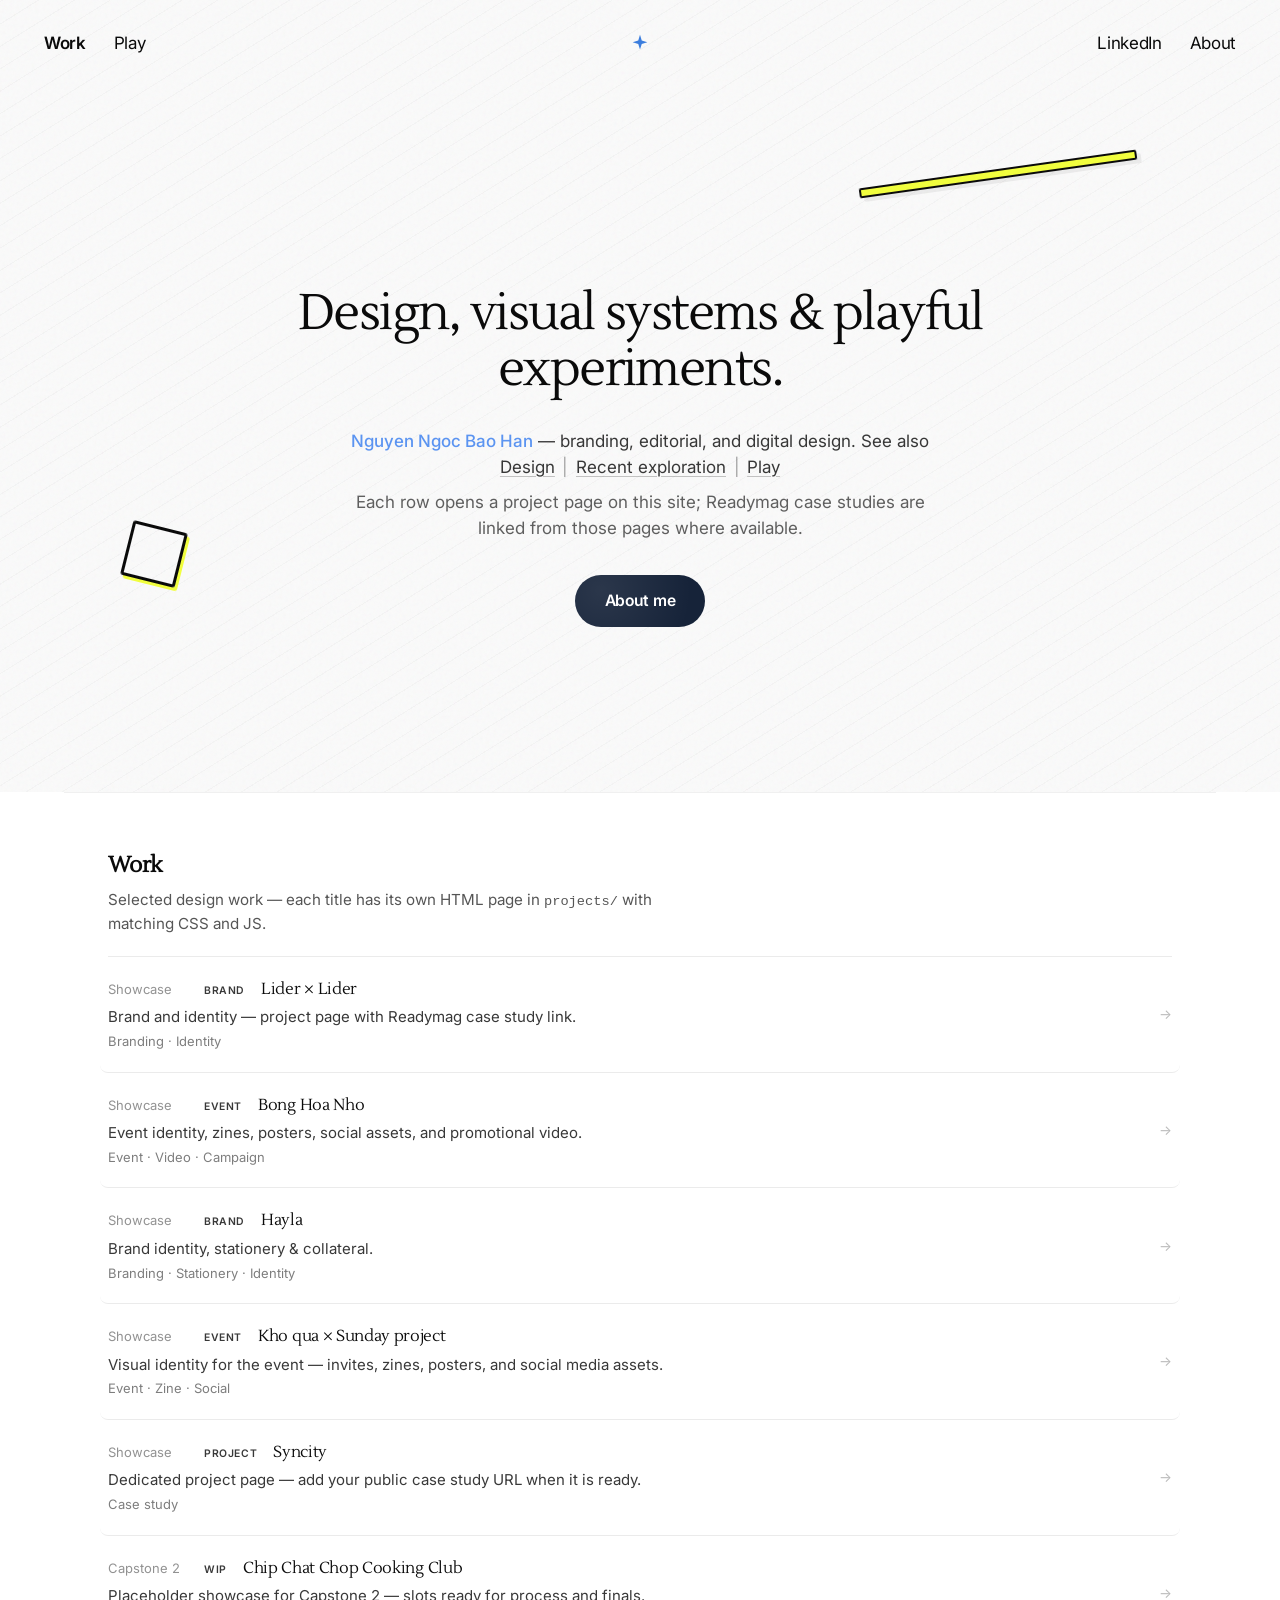
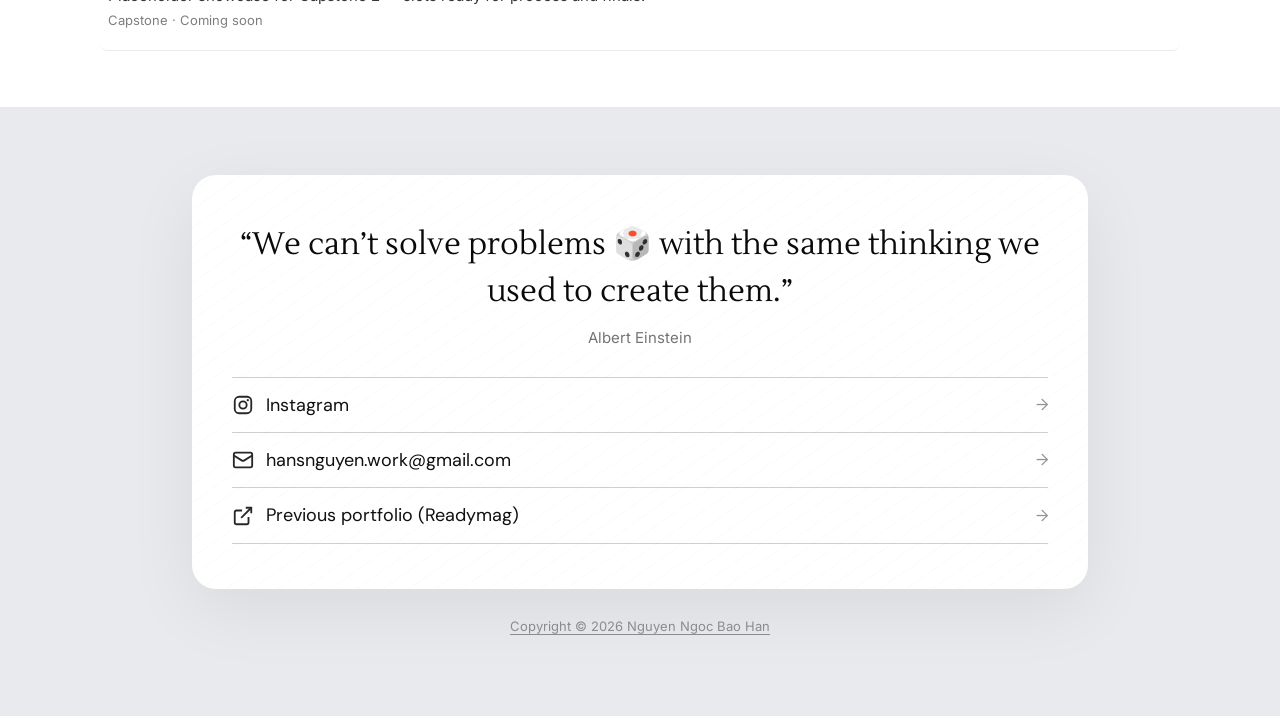
<file: HanHoan/index.html>
<!DOCTYPE html>
<html lang="en">
<head>
    <meta charset="UTF-8">
    <meta name="viewport" content="width=device-width, initial-scale=1.0">
    <title>Nguyen Ngoc Bao Han — Portfolio</title>
    <link rel="preconnect" href="https://fonts.googleapis.com">
    <link rel="preconnect" href="https://fonts.gstatic.com" crossorigin>
    <link href="https://fonts.googleapis.com/css2?family=Caveat:wght@500;600&family=DM+Sans:ital,opsz,wght@0,9..40,400;0,9..40,500;0,9..40,700;1,9..40,400&family=Inter:wght@400;500;600;700&family=Lustria&display=swap" rel="stylesheet">
    <link rel="stylesheet" href="style.css">
</head>
<body>
    <header class="site-header">
        <nav class="nav" aria-label="Primary">
            <div class="nav__group nav__group--left">
                <a href="#work" class="nav-link nav-link--current" aria-current="page">Work</a>
                <a href="play.html" class="nav-link">Play</a>
            </div>
            <a href="./" class="nav__star" aria-label="Home">
                <svg class="nav__star-icon" width="22" height="22" viewBox="0 0 24 24" fill="none" xmlns="http://www.w3.org/2000/svg" aria-hidden="true">
                    <path d="M12 2L13.9 8.1L20 10L13.9 11.9L12 18L10.1 11.9L4 10L10.1 8.1L12 2Z" fill="currentColor"/>
                </svg>
            </a>
            <div class="nav__group nav__group--right">
                <a href="https://www.linkedin.com/" class="nav-link" target="_blank" rel="noopener noreferrer">LinkedIn</a>
                <a href="#about" class="nav-link">About</a>
            </div>
        </nav>
    </header>

    <main>
        <section class="hero" data-parallax aria-labelledby="hero-heading">
            <div class="hero__bg" aria-hidden="true">
                <div class="hero__lv-base"></div>
                <div class="hero__lv-stripe" data-parallax-depth="0.35" style="--fx: 78%; --fy: 22%;"></div>
                <div class="hero__lv-square" data-parallax-depth="-0.45" style="--fx: 12%; --fy: 70%;"></div>
                <div class="hero__noise"></div>
            </div>
            <div class="hero__inner">
                <h1 id="hero-heading" class="hero__title">Design, visual systems &amp; playful experiments.</h1>
                <div class="hero__credentials">
                    <p class="hero__line">
                        <a class="hero__accent" href="https://hanhoan.xyz/" target="_blank" rel="noopener noreferrer">Nguyen Ngoc Bao Han</a>
                        — branding, editorial, and digital design.
                        See also <a href="https://hanhoan.xyz/design/" target="_blank" rel="noopener noreferrer">Design</a>
                        <span class="hero__sep">|</span>
                        <a href="https://hanhoan.xyz/recentexplore/" target="_blank" rel="noopener noreferrer">Recent exploration</a>
                        <span class="hero__sep">|</span>
                        <a href="play.html">Play</a>
                    </p>
                    <p class="hero__line hero__line--muted">
                        Each row opens a project page on this site; Readymag case studies are linked from those pages where available.
                    </p>
                </div>
                <a href="#about" class="about-cta">
                    <span class="about-cta__glow" aria-hidden="true"></span>
                    <span class="about-cta__text">About me</span>
                </a>
            </div>
        </section>

        <section id="work" class="section section--work">
            <h2 class="section__label">Work</h2>
            <p class="section__lede">Selected design work — each title has its own HTML page in <code style="font-size:0.9em;">projects/</code> with matching CSS and JS.</p>
            <div class="projects-list">
                <a class="project-row project-row--internal" href="projects/lider-lider.html">
                    <div class="project-row__meta">
                        <span class="project-row__year">Showcase</span>
                        <span class="project-row__cat">Brand</span>
                        <span class="project-row__title">Lider × Lider</span>
                    </div>
                    <p class="project-row__desc">Brand and identity — project page with Readymag case study link.</p>
                    <p class="project-row__tags">Branding · Identity</p>
                </a>
                <a class="project-row project-row--internal" href="projects/bong-hoa-nho.html">
                    <div class="project-row__meta">
                        <span class="project-row__year">Showcase</span>
                        <span class="project-row__cat">Event</span>
                        <span class="project-row__title">Bong Hoa Nho</span>
                    </div>
                    <p class="project-row__desc">Event identity, zines, posters, social assets, and promotional video.</p>
                    <p class="project-row__tags">Event · Video · Campaign</p>
                </a>
                <a class="project-row project-row--internal" href="projects/hayla.html">
                    <div class="project-row__meta">
                        <span class="project-row__year">Showcase</span>
                        <span class="project-row__cat">Brand</span>
                        <span class="project-row__title">Hayla</span>
                    </div>
                    <p class="project-row__desc">Brand identity, stationery &amp; collateral.</p>
                    <p class="project-row__tags">Branding · Stationery · Identity</p>
                </a>
                <a class="project-row project-row--internal" href="projects/kho-qua-sunday-project.html">
                    <div class="project-row__meta">
                        <span class="project-row__year">Showcase</span>
                        <span class="project-row__cat">Event</span>
                        <span class="project-row__title">Kho qua × Sunday project</span>
                    </div>
                    <p class="project-row__desc">Visual identity for the event — invites, zines, posters, and social media assets.</p>
                    <p class="project-row__tags">Event · Zine · Social</p>
                </a>
                <a class="project-row project-row--internal" href="projects/syncity.html">
                    <div class="project-row__meta">
                        <span class="project-row__year">Showcase</span>
                        <span class="project-row__cat">Project</span>
                        <span class="project-row__title">Syncity</span>
                    </div>
                    <p class="project-row__desc">Dedicated project page — add your public case study URL when it is ready.</p>
                    <p class="project-row__tags">Case study</p>
                </a>
                <a class="project-row project-row--internal" href="projects/chip-chat-chop-cooking-club.html">
                    <div class="project-row__meta">
                        <span class="project-row__year">Capstone 2</span>
                        <span class="project-row__cat">WIP</span>
                        <span class="project-row__title">Chip Chat Chop Cooking Club</span>
                    </div>
                    <p class="project-row__desc">Placeholder showcase for Capstone 2 — slots ready for process and finals.</p>
                    <p class="project-row__tags">Capstone · Coming soon</p>
                </a>
            </div>
        </section>

        <div class="footer-band" id="about">
            <div class="footer-band__inner">
                <div class="footer-card">
                    <blockquote class="footer-card__quote">
                        <p>“We can’t solve problems &#127922; with the same thinking we used to create them.”</p>
                        <cite class="footer-card__cite">Albert Einstein</cite>
                    </blockquote>

                    <div class="social-rows">
                        <a class="social-row" href="https://www.instagram.com/hann___hoan/" target="_blank" rel="noopener noreferrer">
                            <span class="social-row__icon social-row__icon--ig" aria-hidden="true"></span>
                            <span class="social-row__label">Instagram</span>
                            <span class="social-row__arrow" aria-hidden="true">→</span>
                        </a>
                        <a class="social-row" href="mailto:hansnguyen.work@gmail.com">
                            <span class="social-row__icon social-row__icon--mail" aria-hidden="true"></span>
                            <span class="social-row__label">hansnguyen.work@gmail.com</span>
                            <span class="social-row__arrow" aria-hidden="true">→</span>
                        </a>
                        <a class="social-row" href="https://hanhoan.xyz/design/" target="_blank" rel="noopener noreferrer">
                            <span class="social-row__icon social-row__icon--link" aria-hidden="true"></span>
                            <span class="social-row__label">Previous portfolio (Readymag)</span>
                            <span class="social-row__arrow" aria-hidden="true">→</span>
                        </a>
                    </div>
                </div>

                <p class="footer-legal">
                    <a href="https://hanhoan.xyz/" class="footer-legal__link" target="_blank" rel="noopener noreferrer">Copyright © <span id="current-year">2026</span> Nguyen Ngoc Bao Han</a>
                </p>
            </div>
        </div>
    </main>

    <script src="script.js"></script>
</body>
</html>
</file>
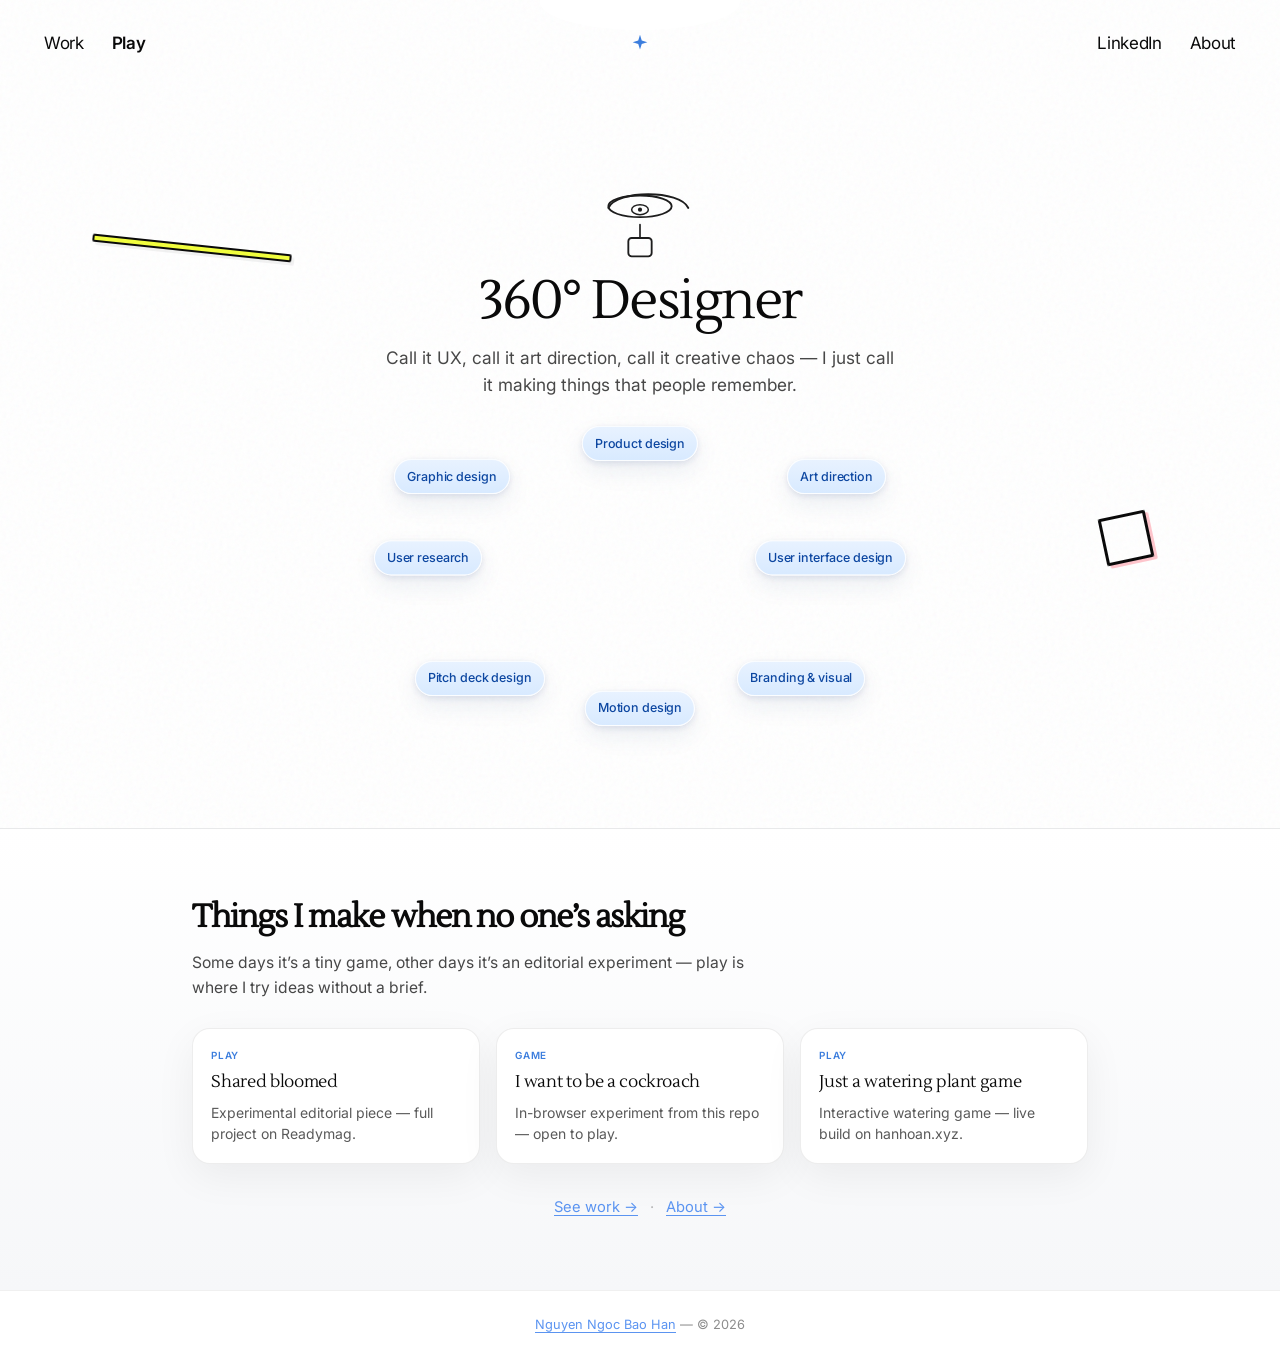
<file: HanHoan/play.html>
<!DOCTYPE html>
<html lang="en">
<head>
    <meta charset="UTF-8">
    <meta name="viewport" content="width=device-width, initial-scale=1.0">
    <title>Play — Nguyen Ngoc Bao Han</title>
    <meta name="description" content="Playground — side projects and experiments, inspired by playful portfolio layouts.">
    <link rel="preconnect" href="https://fonts.googleapis.com">
    <link rel="preconnect" href="https://fonts.gstatic.com" crossorigin>
    <link href="https://fonts.googleapis.com/css2?family=Caveat:wght@500;600&family=DM+Sans:ital,opsz,wght@0,9..40,400;0,9..40,500;0,9..40,700&family=Inter:wght@400;500;600;700&family=Lustria&display=swap" rel="stylesheet">
    <link rel="stylesheet" href="style.css">
    <link rel="stylesheet" href="play.css">
</head>
<body class="play-page">
    <header class="site-header">
        <nav class="nav" aria-label="Primary">
            <div class="nav__group nav__group--left">
                <a href="index.html#work" class="nav-link">Work</a>
                <a href="play.html" class="nav-link nav-link--current" aria-current="page">Play</a>
            </div>
            <a href="index.html" class="nav__star" aria-label="Home">
                <svg class="nav__star-icon" width="22" height="22" viewBox="0 0 24 24" fill="none" xmlns="http://www.w3.org/2000/svg" aria-hidden="true">
                    <path d="M12 2L13.9 8.1L20 10L13.9 11.9L12 18L10.1 11.9L4 10L10.1 8.1L12 2Z" fill="currentColor"/>
                </svg>
            </a>
            <div class="nav__group nav__group--right">
                <a href="https://www.linkedin.com/" class="nav-link" target="_blank" rel="noopener noreferrer">LinkedIn</a>
                <a href="index.html#about" class="nav-link">About</a>
            </div>
        </nav>
    </header>

    <main class="play-main">
        <section class="play-hero" data-parallax aria-labelledby="play-hero-heading">
            <div class="play-hero__bg" aria-hidden="true">
                <div class="play-hero__glow"></div>
                <div class="play-hero__lv-bar" data-parallax-depth="0.4" style="--fx: 15%; --fy: 30%;"></div>
                <div class="play-hero__lv-sq" data-parallax-depth="-0.35" style="--fx: 88%; --fy: 65%;"></div>
                <div class="play-hero__noise"></div>
                <div class="play-hero__notch"></div>
            </div>
            <div class="play-hero__inner">
                <div class="play-hero__art" aria-hidden="true">
                    <svg class="play-ufo" viewBox="0 0 120 108" fill="none" xmlns="http://www.w3.org/2000/svg">
                        <ellipse cx="60" cy="34" rx="38" ry="13" stroke="currentColor" stroke-width="2.2"/>
                        <path d="M22 36c10-22 86-22 96 0" stroke="currentColor" stroke-width="2.2" stroke-linecap="round"/>
                        <ellipse cx="60" cy="38" rx="10" ry="6" stroke="currentColor" stroke-width="1.8"/>
                        <circle cx="60" cy="38" r="2.5" fill="currentColor"/>
                        <rect x="46" y="72" width="28" height="22" rx="4" stroke="currentColor" stroke-width="2.2"/>
                        <path d="M60 56v16" stroke="currentColor" stroke-width="2" stroke-linecap="round"/>
                    </svg>
                </div>
                <h1 id="play-hero-heading" class="play-hero__title">360° Designer</h1>
                <p class="play-hero__sub">Call it UX, call it art direction, call it creative chaos — I just call it making things that people remember.</p>

                <div class="play-pills" aria-label="Focus areas">
                    <span class="play-pill">Product design</span>
                    <span class="play-pill">Art direction</span>
                    <span class="play-pill">User interface design</span>
                    <span class="play-pill">Branding &amp; visual</span>
                    <span class="play-pill">Motion design</span>
                    <span class="play-pill">Pitch deck design</span>
                    <span class="play-pill">User research</span>
                    <span class="play-pill">Graphic design</span>
                </div>
            </div>
        </section>

        <section class="play-things" aria-labelledby="play-things-heading">
            <div class="play-things__inner">
                <h2 id="play-things-heading" class="play-things__title">Things I make when no one’s asking</h2>
                <p class="play-things__lede">Some days it’s a tiny game, other days it’s an editorial experiment — play is where I try ideas without a brief.</p>

                <ul class="play-cards">
                    <li>
                        <a class="play-card" href="projects/shared-bloomed.html">
                            <span class="play-card__tag">Play</span>
                            <span class="play-card__name">Shared bloomed</span>
                            <span class="play-card__desc">Experimental editorial piece — full project on Readymag.</span>
                        </a>
                    </li>
                    <li>
                        <a class="play-card" href="../I want to be a cockroach/index.html">
                            <span class="play-card__tag">Game</span>
                            <span class="play-card__name">I want to be a cockroach</span>
                            <span class="play-card__desc">In-browser experiment from this repo — open to play.</span>
                        </a>
                    </li>
                    <li>
                        <a class="play-card" href="projects/plant-game.html">
                            <span class="play-card__tag">Play</span>
                            <span class="play-card__name">Just a watering plant game</span>
                            <span class="play-card__desc">Interactive watering game — live build on hanhoan.xyz.</span>
                        </a>
                    </li>
                </ul>

                <p class="play-things__foot">
                    <a href="index.html#work" class="play-things__link">See work →</a>
                    <span class="play-things__sep">·</span>
                    <a href="index.html#about" class="play-things__link">About →</a>
                </p>
            </div>
        </section>
    </main>

    <footer class="play-foot">
        <p><a href="index.html">Nguyen Ngoc Bao Han</a> — © <span id="current-year">2026</span></p>
    </footer>

    <script src="script.js"></script>
</body>
</html>
</file>
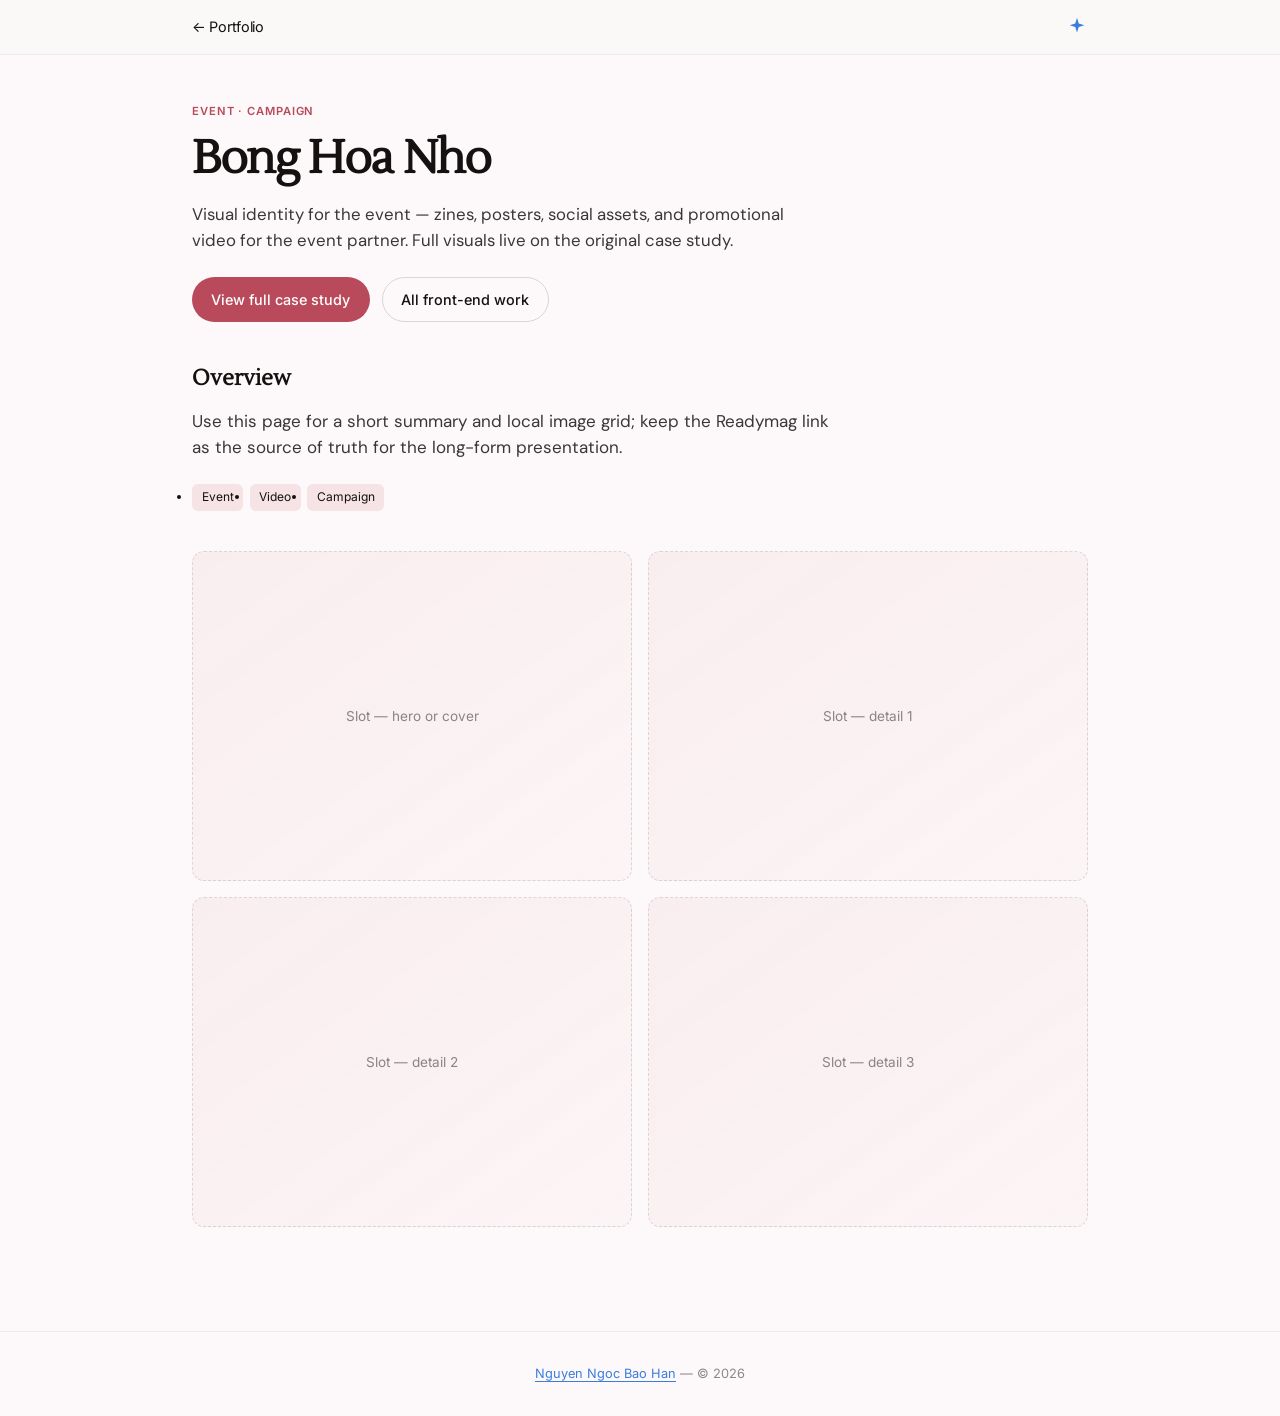
<file: HanHoan/projects/bong-hoa-nho.html>
<!DOCTYPE html>
<html lang="en">
<head>
    <meta charset="UTF-8">
    <meta name="viewport" content="width=device-width, initial-scale=1.0">
    <title>Bong Hoa Nho — Nguyen Ngoc Bao Han</title>
    <link rel="preconnect" href="https://fonts.googleapis.com">
    <link rel="preconnect" href="https://fonts.gstatic.com" crossorigin>
    <link href="https://fonts.googleapis.com/css2?family=DM+Sans:ital,opsz,wght@0,9..40,400;0,9..40,500;0,9..40,700&family=Inter:wght@400;500;600;700&family=Lustria&display=swap" rel="stylesheet">
    <link rel="stylesheet" href="bong-hoa-nho.css">
</head>
<body>
    <div class="project-shell">
        <header class="project-top">
            <div class="project-top__inner">
                <a class="project-back" href="../index.html#work">← Portfolio</a>
                <a class="project-star" href="../index.html" aria-label="Home">
                    <svg width="22" height="22" viewBox="0 0 24 24" fill="none" xmlns="http://www.w3.org/2000/svg" aria-hidden="true">
                        <path d="M12 2L13.9 8.1L20 10L13.9 11.9L12 18L10.1 11.9L4 10L10.1 8.1L12 2Z" fill="currentColor"/>
                    </svg>
                </a>
            </div>
        </header>

        <main class="project-main">
            <div class="project-main__inner">
                <p class="project-eyebrow reveal">Event · Campaign</p>
                <h1 class="project-title reveal">Bong Hoa Nho</h1>
                <p class="project-lede reveal">Visual identity for the event — zines, posters, social assets, and promotional video for the event partner. Full visuals live on the original case study.</p>

                <div class="project-actions reveal">
                    <a class="btn btn--primary" href="https://hanhoan.xyz/bonghoanho/" target="_blank" rel="noopener noreferrer">View full case study</a>
                    <a class="btn btn--ghost" href="../index.html#work">All front-end work</a>
                </div>

                <section class="reveal" aria-labelledby="bhn-overview">
                    <h2 id="bhn-overview" class="project-section-title">Overview</h2>
                    <div class="project-body">
                        <p>Use this page for a short summary and local image grid; keep the Readymag link as the source of truth for the long-form presentation.</p>
                    </div>
                    <ul class="project-tags" aria-label="Tags">
                        <li class="project-tag">Event</li>
                        <li class="project-tag">Video</li>
                        <li class="project-tag">Campaign</li>
                    </ul>
                </section>

                <div class="project-gallery" aria-label="Image placeholders">
                    <div class="project-slot">Slot — hero or cover</div>
                    <div class="project-slot">Slot — detail 1</div>
                    <div class="project-slot">Slot — detail 2</div>
                    <div class="project-slot">Slot — detail 3</div>
                </div>
            </div>
        </main>

        <footer class="project-footer">
            <p><a href="../index.html">Nguyen Ngoc Bao Han</a> — © <span id="js-year">2026</span></p>
        </footer>
    </div>
    <script src="bong-hoa-nho.js"></script>
</body>
</html>
</file>
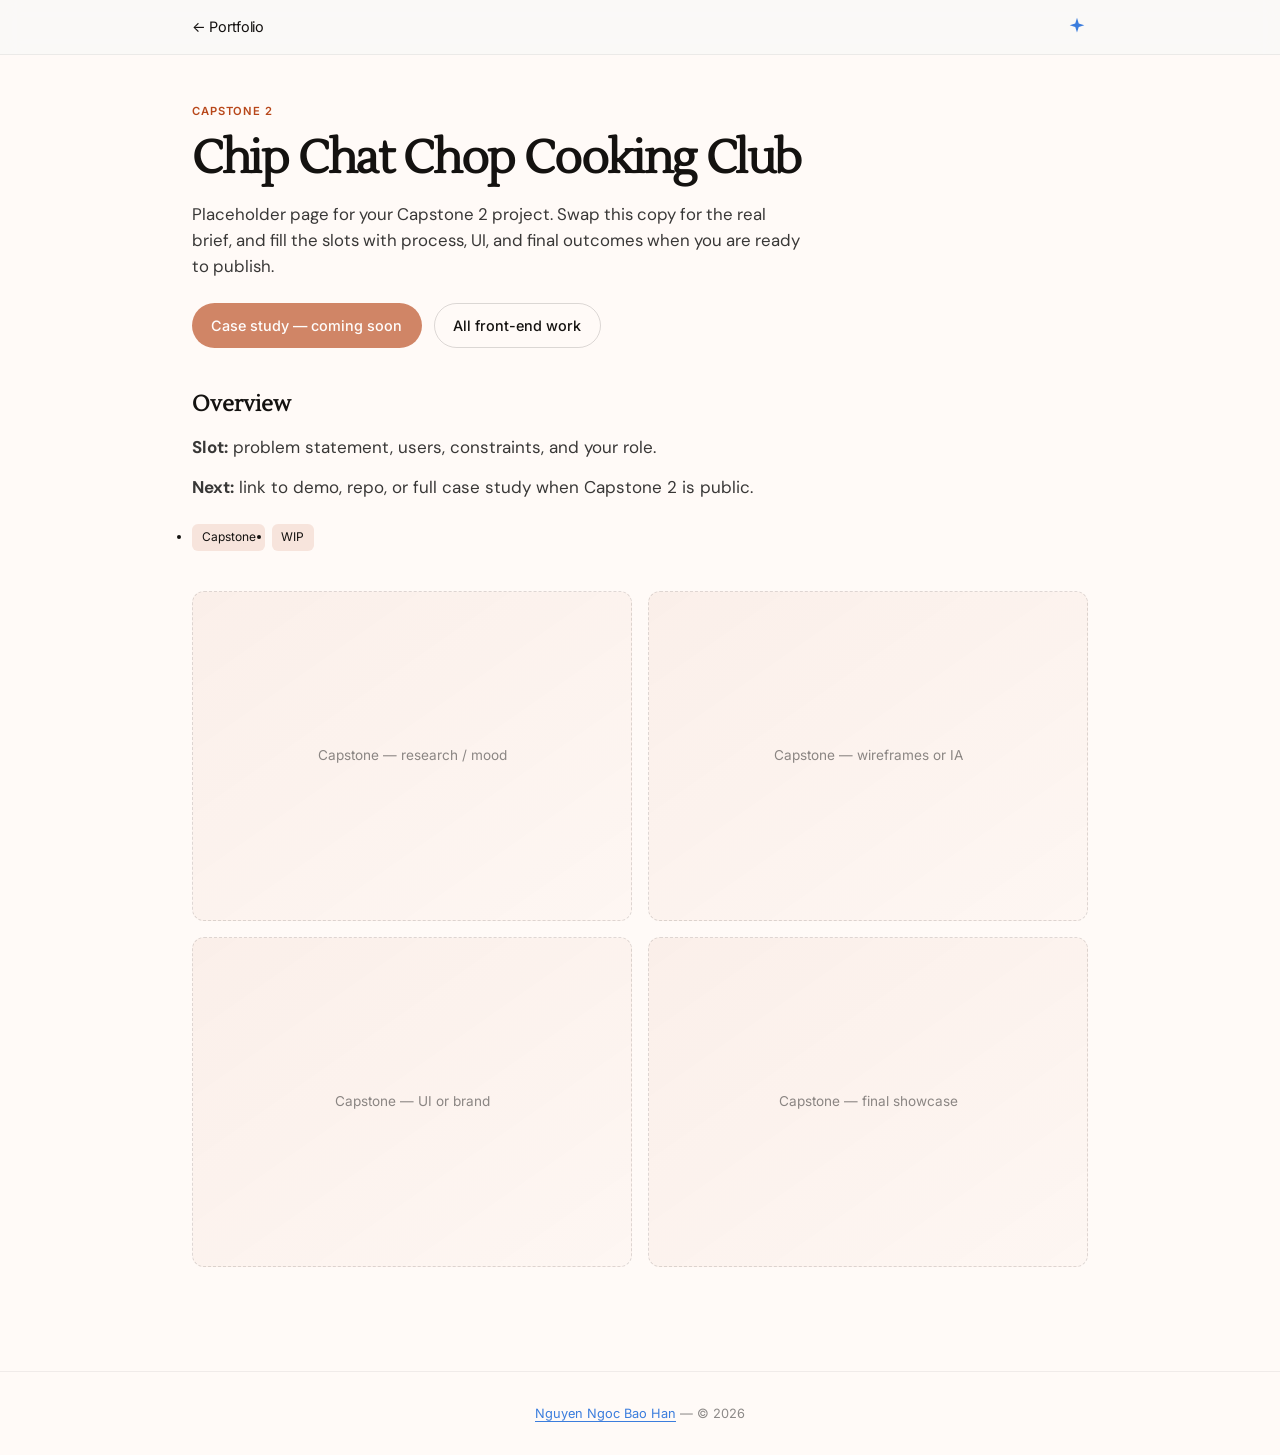
<file: HanHoan/projects/chip-chat-chop-cooking-club.html>
<!DOCTYPE html>
<html lang="en">
<head>
    <meta charset="UTF-8">
    <meta name="viewport" content="width=device-width, initial-scale=1.0">
    <title>Chip Chat Chop Cooking Club — Nguyen Ngoc Bao Han</title>
    <link rel="preconnect" href="https://fonts.googleapis.com">
    <link rel="preconnect" href="https://fonts.gstatic.com" crossorigin>
    <link href="https://fonts.googleapis.com/css2?family=DM+Sans:ital,opsz,wght@0,9..40,400;0,9..40,500;0,9..40,700&family=Inter:wght@400;500;600;700&family=Lustria&display=swap" rel="stylesheet">
    <link rel="stylesheet" href="chip-chat-chop-cooking-club.css">
</head>
<body>
    <div class="project-shell">
        <header class="project-top">
            <div class="project-top__inner">
                <a class="project-back" href="../index.html#work">← Portfolio</a>
                <a class="project-star" href="../index.html" aria-label="Home">
                    <svg width="22" height="22" viewBox="0 0 24 24" fill="none" xmlns="http://www.w3.org/2000/svg" aria-hidden="true">
                        <path d="M12 2L13.9 8.1L20 10L13.9 11.9L12 18L10.1 11.9L4 10L10.1 8.1L12 2Z" fill="currentColor"/>
                    </svg>
                </a>
            </div>
        </header>

        <main class="project-main">
            <div class="project-main__inner">
                <p class="project-eyebrow reveal">Capstone 2</p>
                <h1 class="project-title reveal">Chip Chat Chop Cooking Club</h1>
                <p class="project-lede reveal">Placeholder page for your Capstone 2 project. Swap this copy for the real brief, and fill the slots with process, UI, and final outcomes when you are ready to publish.</p>

                <div class="project-actions reveal">
                    <span class="btn btn--primary btn--pending" aria-disabled="true">Case study — coming soon</span>
                    <a class="btn btn--ghost" href="../index.html#work">All front-end work</a>
                </div>

                <section class="reveal" aria-labelledby="chip-overview">
                    <h2 id="chip-overview" class="project-section-title">Overview</h2>
                    <div class="project-body">
                        <p><strong>Slot:</strong> problem statement, users, constraints, and your role.</p>
                        <p><strong>Next:</strong> link to demo, repo, or full case study when Capstone 2 is public.</p>
                    </div>
                    <ul class="project-tags" aria-label="Tags">
                        <li class="project-tag">Capstone</li>
                        <li class="project-tag">WIP</li>
                    </ul>
                </section>

                <div class="project-gallery" aria-label="Capstone image placeholders">
                    <div class="project-slot">Capstone — research / mood</div>
                    <div class="project-slot">Capstone — wireframes or IA</div>
                    <div class="project-slot">Capstone — UI or brand</div>
                    <div class="project-slot">Capstone — final showcase</div>
                </div>
            </div>
        </main>

        <footer class="project-footer">
            <p><a href="../index.html">Nguyen Ngoc Bao Han</a> — © <span id="js-year">2026</span></p>
        </footer>
    </div>
    <script src="chip-chat-chop-cooking-club.js"></script>
</body>
</html>
</file>
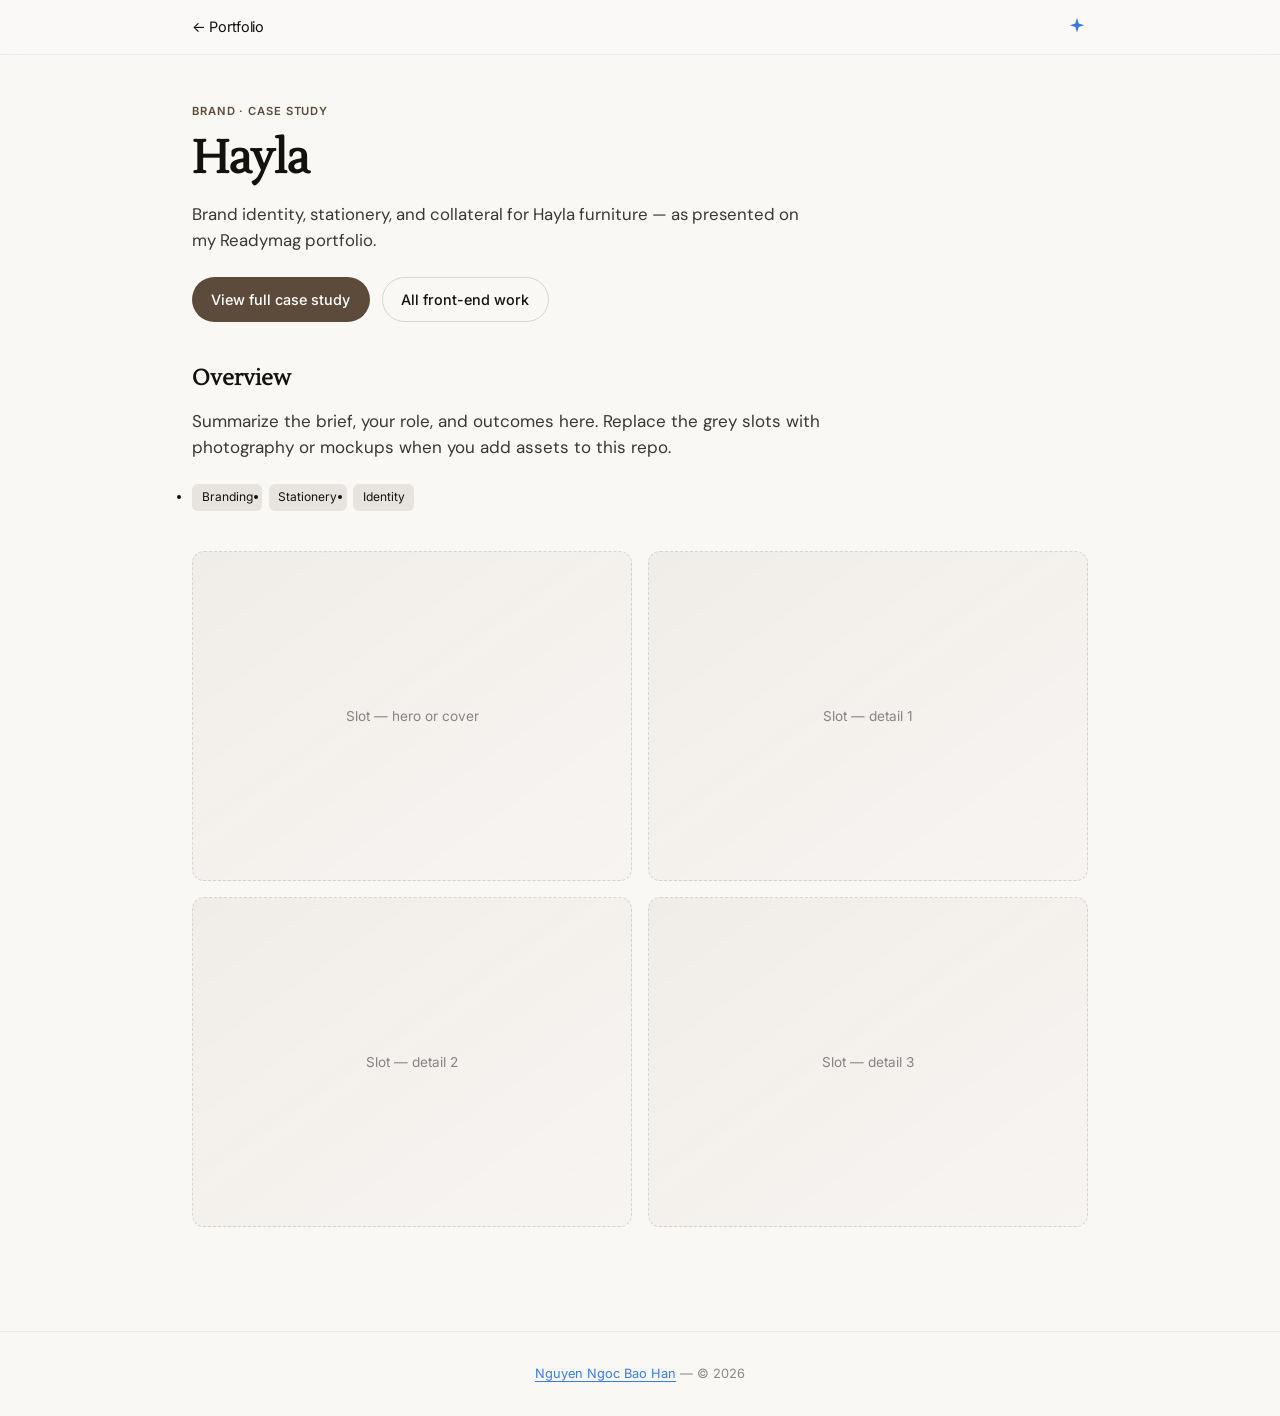
<file: HanHoan/projects/hayla.html>
<!DOCTYPE html>
<html lang="en">
<head>
    <meta charset="UTF-8">
    <meta name="viewport" content="width=device-width, initial-scale=1.0">
    <title>Hayla — Nguyen Ngoc Bao Han</title>
    <link rel="preconnect" href="https://fonts.googleapis.com">
    <link rel="preconnect" href="https://fonts.gstatic.com" crossorigin>
    <link href="https://fonts.googleapis.com/css2?family=DM+Sans:ital,opsz,wght@0,9..40,400;0,9..40,500;0,9..40,700&family=Inter:wght@400;500;600;700&family=Lustria&display=swap" rel="stylesheet">
    <link rel="stylesheet" href="hayla.css">
</head>
<body>
    <div class="project-shell">
        <header class="project-top">
            <div class="project-top__inner">
                <a class="project-back" href="../index.html#work">← Portfolio</a>
                <a class="project-star" href="../index.html" aria-label="Home">
                    <svg width="22" height="22" viewBox="0 0 24 24" fill="none" xmlns="http://www.w3.org/2000/svg" aria-hidden="true">
                        <path d="M12 2L13.9 8.1L20 10L13.9 11.9L12 18L10.1 11.9L4 10L10.1 8.1L12 2Z" fill="currentColor"/>
                    </svg>
                </a>
            </div>
        </header>

        <main class="project-main">
            <div class="project-main__inner">
                <p class="project-eyebrow reveal">Brand · Case study</p>
                <h1 class="project-title reveal">Hayla</h1>
                <p class="project-lede reveal">Brand identity, stationery, and collateral for Hayla furniture — as presented on my Readymag portfolio.</p>

                <div class="project-actions reveal">
                    <a class="btn btn--primary" href="https://hanhoan.xyz/haylafurniture/" target="_blank" rel="noopener noreferrer">View full case study</a>
                    <a class="btn btn--ghost" href="../index.html#work">All front-end work</a>
                </div>

                <section class="reveal" aria-labelledby="hayla-overview">
                    <h2 id="hayla-overview" class="project-section-title">Overview</h2>
                    <div class="project-body">
                        <p>Summarize the brief, your role, and outcomes here. Replace the grey slots with photography or mockups when you add assets to this repo.</p>
                    </div>
                    <ul class="project-tags" aria-label="Tags">
                        <li class="project-tag">Branding</li>
                        <li class="project-tag">Stationery</li>
                        <li class="project-tag">Identity</li>
                    </ul>
                </section>

                <div class="project-gallery" aria-label="Image placeholders">
                    <div class="project-slot">Slot — hero or cover</div>
                    <div class="project-slot">Slot — detail 1</div>
                    <div class="project-slot">Slot — detail 2</div>
                    <div class="project-slot">Slot — detail 3</div>
                </div>
            </div>
        </main>

        <footer class="project-footer">
            <p><a href="../index.html">Nguyen Ngoc Bao Han</a> — © <span id="js-year">2026</span></p>
        </footer>
    </div>
    <script src="hayla.js"></script>
</body>
</html>
</file>
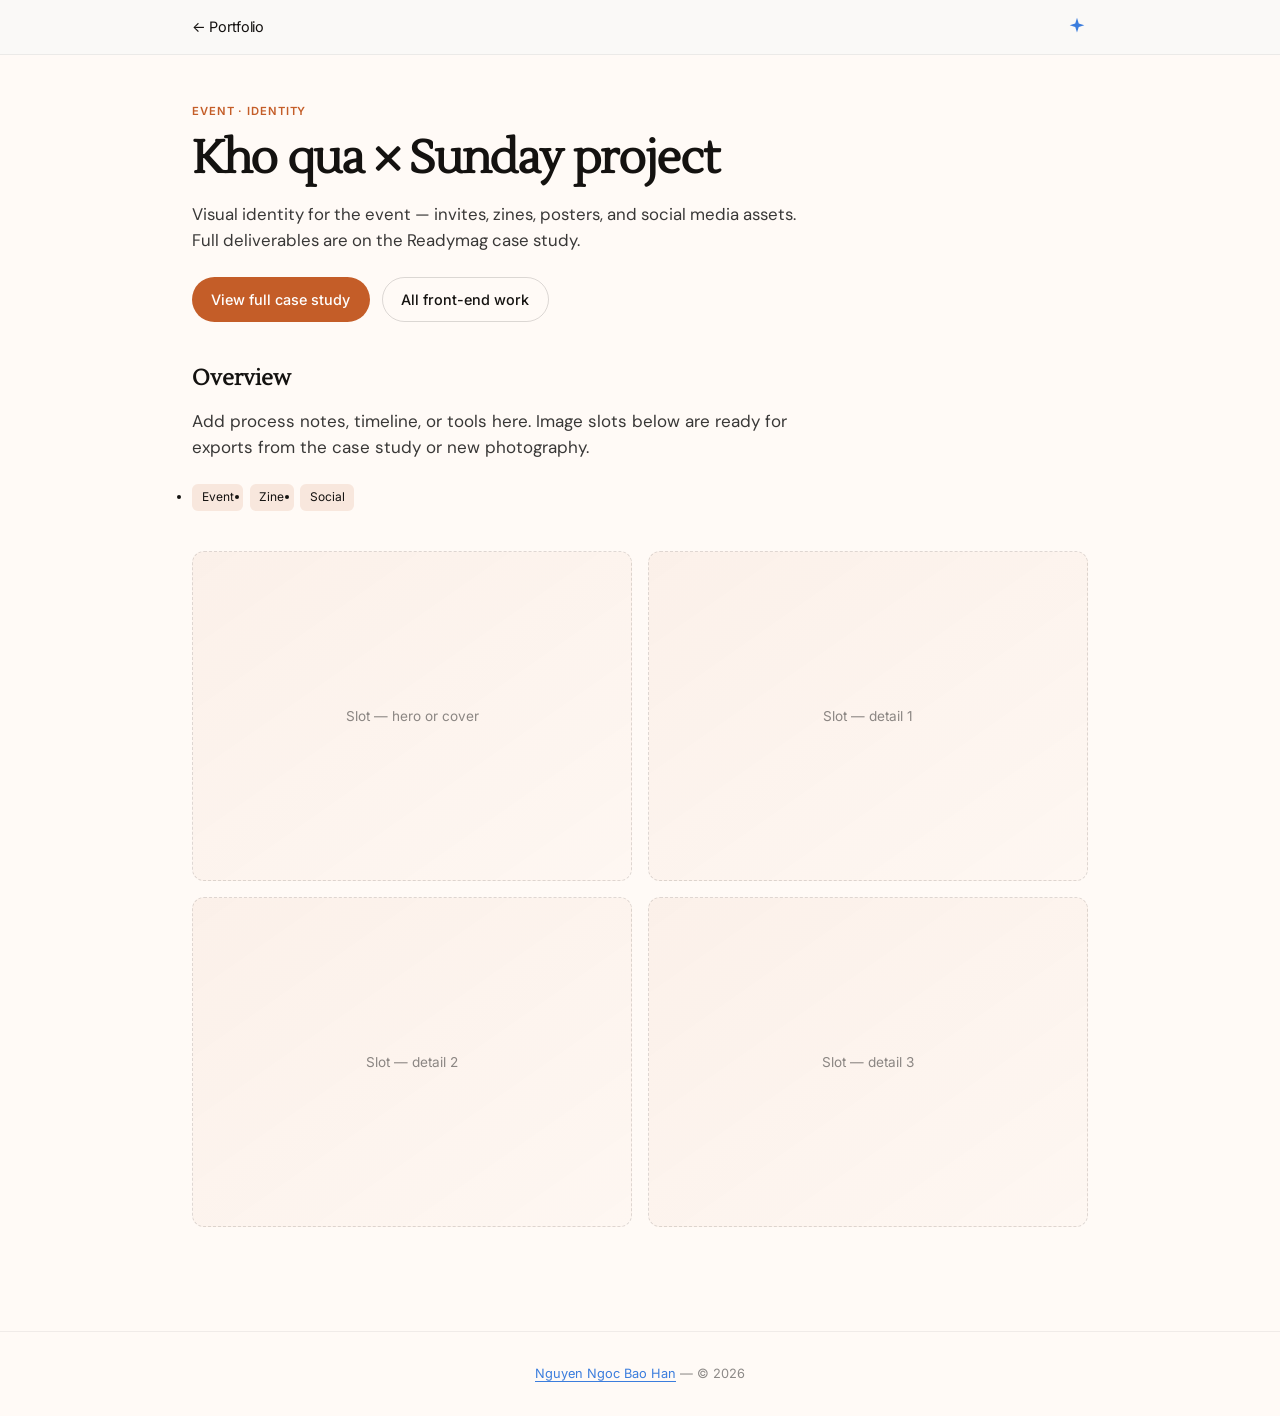
<file: HanHoan/projects/kho-qua-sunday-project.html>
<!DOCTYPE html>
<html lang="en">
<head>
    <meta charset="UTF-8">
    <meta name="viewport" content="width=device-width, initial-scale=1.0">
    <title>Kho qua x Sunday project — Nguyen Ngoc Bao Han</title>
    <link rel="preconnect" href="https://fonts.googleapis.com">
    <link rel="preconnect" href="https://fonts.gstatic.com" crossorigin>
    <link href="https://fonts.googleapis.com/css2?family=DM+Sans:ital,opsz,wght@0,9..40,400;0,9..40,500;0,9..40,700&family=Inter:wght@400;500;600;700&family=Lustria&display=swap" rel="stylesheet">
    <link rel="stylesheet" href="kho-qua-sunday-project.css">
</head>
<body>
    <div class="project-shell">
        <header class="project-top">
            <div class="project-top__inner">
                <a class="project-back" href="../index.html#work">← Portfolio</a>
                <a class="project-star" href="../index.html" aria-label="Home">
                    <svg width="22" height="22" viewBox="0 0 24 24" fill="none" xmlns="http://www.w3.org/2000/svg" aria-hidden="true">
                        <path d="M12 2L13.9 8.1L20 10L13.9 11.9L12 18L10.1 11.9L4 10L10.1 8.1L12 2Z" fill="currentColor"/>
                    </svg>
                </a>
            </div>
        </header>

        <main class="project-main">
            <div class="project-main__inner">
                <p class="project-eyebrow reveal">Event · Identity</p>
                <h1 class="project-title reveal">Kho qua × Sunday project</h1>
                <p class="project-lede reveal">Visual identity for the event — invites, zines, posters, and social media assets. Full deliverables are on the Readymag case study.</p>

                <div class="project-actions reveal">
                    <a class="btn btn--primary" href="https://hanhoan.xyz/khoquaxsundayproject/" target="_blank" rel="noopener noreferrer">View full case study</a>
                    <a class="btn btn--ghost" href="../index.html#work">All front-end work</a>
                </div>

                <section class="reveal" aria-labelledby="kho-overview">
                    <h2 id="kho-overview" class="project-section-title">Overview</h2>
                    <div class="project-body">
                        <p>Add process notes, timeline, or tools here. Image slots below are ready for exports from the case study or new photography.</p>
                    </div>
                    <ul class="project-tags" aria-label="Tags">
                        <li class="project-tag">Event</li>
                        <li class="project-tag">Zine</li>
                        <li class="project-tag">Social</li>
                    </ul>
                </section>

                <div class="project-gallery" aria-label="Image placeholders">
                    <div class="project-slot">Slot — hero or cover</div>
                    <div class="project-slot">Slot — detail 1</div>
                    <div class="project-slot">Slot — detail 2</div>
                    <div class="project-slot">Slot — detail 3</div>
                </div>
            </div>
        </main>

        <footer class="project-footer">
            <p><a href="../index.html">Nguyen Ngoc Bao Han</a> — © <span id="js-year">2026</span></p>
        </footer>
    </div>
    <script src="kho-qua-sunday-project.js"></script>
</body>
</html>
</file>
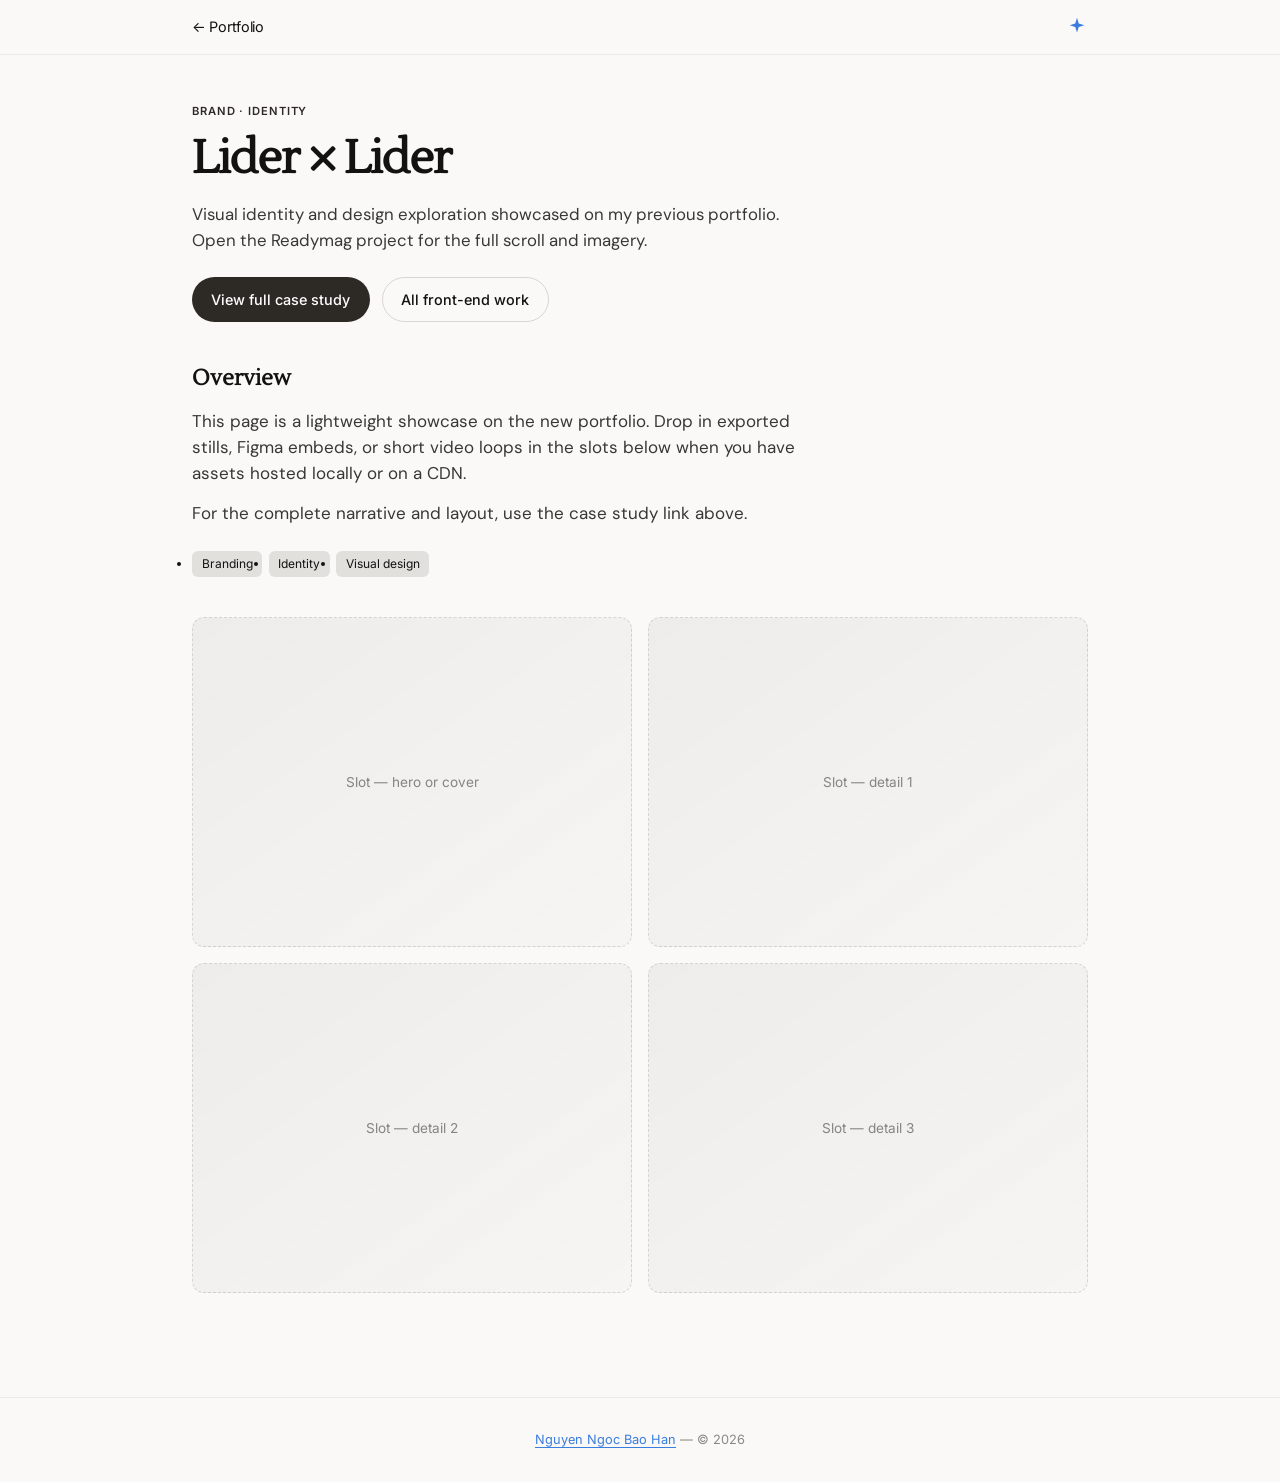
<file: HanHoan/projects/lider-lider.html>
<!DOCTYPE html>
<html lang="en">
<head>
    <meta charset="UTF-8">
    <meta name="viewport" content="width=device-width, initial-scale=1.0">
    <title>Lider × Lider — Nguyen Ngoc Bao Han</title>
    <link rel="preconnect" href="https://fonts.googleapis.com">
    <link rel="preconnect" href="https://fonts.gstatic.com" crossorigin>
    <link href="https://fonts.googleapis.com/css2?family=DM+Sans:ital,opsz,wght@0,9..40,400;0,9..40,500;0,9..40,700&family=Inter:wght@400;500;600;700&family=Lustria&display=swap" rel="stylesheet">
    <link rel="stylesheet" href="lider-lider.css">
</head>
<body>
    <div class="project-shell">
        <header class="project-top">
            <div class="project-top__inner">
                <a class="project-back" href="../index.html#work">← Portfolio</a>
                <a class="project-star" href="../index.html" aria-label="Home">
                    <svg width="22" height="22" viewBox="0 0 24 24" fill="none" xmlns="http://www.w3.org/2000/svg" aria-hidden="true">
                        <path d="M12 2L13.9 8.1L20 10L13.9 11.9L12 18L10.1 11.9L4 10L10.1 8.1L12 2Z" fill="currentColor"/>
                    </svg>
                </a>
            </div>
        </header>

        <main class="project-main">
            <div class="project-main__inner">
                <p class="project-eyebrow reveal">Brand · Identity</p>
                <h1 class="project-title reveal">Lider × Lider</h1>
                <p class="project-lede reveal">Visual identity and design exploration showcased on my previous portfolio. Open the Readymag project for the full scroll and imagery.</p>

                <div class="project-actions reveal">
                    <a class="btn btn--primary" href="https://hanhoan.xyz/liderxlider/" target="_blank" rel="noopener noreferrer">View full case study</a>
                    <a class="btn btn--ghost" href="../index.html#work">All front-end work</a>
                </div>

                <section class="reveal" aria-labelledby="lider-overview">
                    <h2 id="lider-overview" class="project-section-title">Overview</h2>
                    <div class="project-body">
                        <p>This page is a lightweight showcase on the new portfolio. Drop in exported stills, Figma embeds, or short video loops in the slots below when you have assets hosted locally or on a CDN.</p>
                        <p>For the complete narrative and layout, use the case study link above.</p>
                    </div>
                    <ul class="project-tags" aria-label="Tags">
                        <li class="project-tag">Branding</li>
                        <li class="project-tag">Identity</li>
                        <li class="project-tag">Visual design</li>
                    </ul>
                </section>

                <div class="project-gallery" aria-label="Image placeholders">
                    <div class="project-slot">Slot — hero or cover</div>
                    <div class="project-slot">Slot — detail 1</div>
                    <div class="project-slot">Slot — detail 2</div>
                    <div class="project-slot">Slot — detail 3</div>
                </div>
            </div>
        </main>

        <footer class="project-footer">
            <p><a href="../index.html">Nguyen Ngoc Bao Han</a> — © <span id="js-year">2026</span></p>
        </footer>
    </div>
    <script src="lider-lider.js"></script>
</body>
</html>
</file>
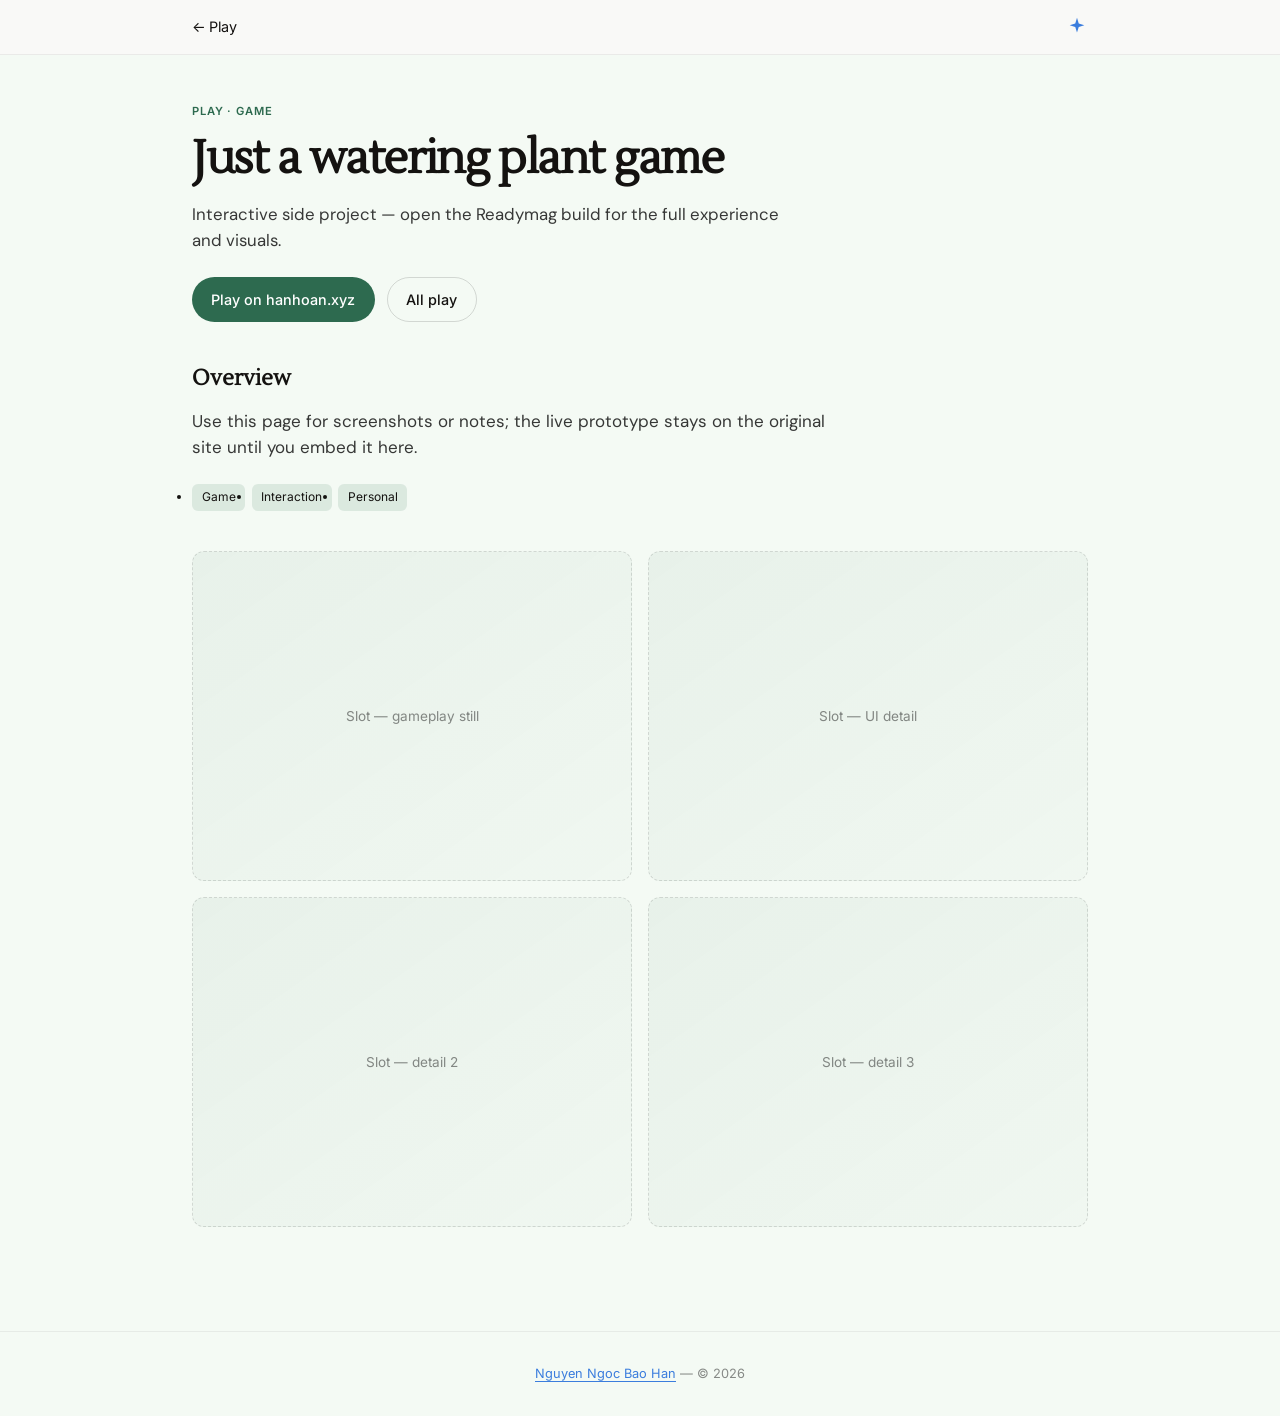
<file: HanHoan/projects/plant-game.html>
<!DOCTYPE html>
<html lang="en">
<head>
    <meta charset="UTF-8">
    <meta name="viewport" content="width=device-width, initial-scale=1.0">
    <title>Just a watering plant game — Nguyen Ngoc Bao Han</title>
    <link rel="preconnect" href="https://fonts.googleapis.com">
    <link rel="preconnect" href="https://fonts.gstatic.com" crossorigin>
    <link href="https://fonts.googleapis.com/css2?family=DM+Sans:ital,opsz,wght@0,9..40,400;0,9..40,500;0,9..40,700&family=Inter:wght@400;500;600;700&family=Lustria&display=swap" rel="stylesheet">
    <link rel="stylesheet" href="plant-game.css">
</head>
<body>
    <div class="project-shell">
        <header class="project-top">
            <div class="project-top__inner">
                <a class="project-back" href="../play.html">← Play</a>
                <a class="project-star" href="../index.html" aria-label="Home">
                    <svg width="22" height="22" viewBox="0 0 24 24" fill="none" xmlns="http://www.w3.org/2000/svg" aria-hidden="true">
                        <path d="M12 2L13.9 8.1L20 10L13.9 11.9L12 18L10.1 11.9L4 10L10.1 8.1L12 2Z" fill="currentColor"/>
                    </svg>
                </a>
            </div>
        </header>

        <main class="project-main">
            <div class="project-main__inner">
                <p class="project-eyebrow reveal">Play · Game</p>
                <h1 class="project-title reveal">Just a watering plant game</h1>
                <p class="project-lede reveal">Interactive side project — open the Readymag build for the full experience and visuals.</p>

                <div class="project-actions reveal">
                    <a class="btn btn--primary" href="https://hanhoan.xyz/justawateringplantgame/" target="_blank" rel="noopener noreferrer">Play on hanhoan.xyz</a>
                    <a class="btn btn--ghost" href="../play.html">All play</a>
                </div>

                <section class="reveal" aria-labelledby="pg-overview">
                    <h2 id="pg-overview" class="project-section-title">Overview</h2>
                    <div class="project-body">
                        <p>Use this page for screenshots or notes; the live prototype stays on the original site until you embed it here.</p>
                    </div>
                    <ul class="project-tags" aria-label="Tags">
                        <li class="project-tag">Game</li>
                        <li class="project-tag">Interaction</li>
                        <li class="project-tag">Personal</li>
                    </ul>
                </section>

                <div class="project-gallery" aria-label="Image placeholders">
                    <div class="project-slot">Slot — gameplay still</div>
                    <div class="project-slot">Slot — UI detail</div>
                    <div class="project-slot">Slot — detail 2</div>
                    <div class="project-slot">Slot — detail 3</div>
                </div>
            </div>
        </main>

        <footer class="project-footer">
            <p><a href="../index.html">Nguyen Ngoc Bao Han</a> — © <span id="js-year">2026</span></p>
        </footer>
    </div>
    <script src="plant-game.js"></script>
</body>
</html>
</file>
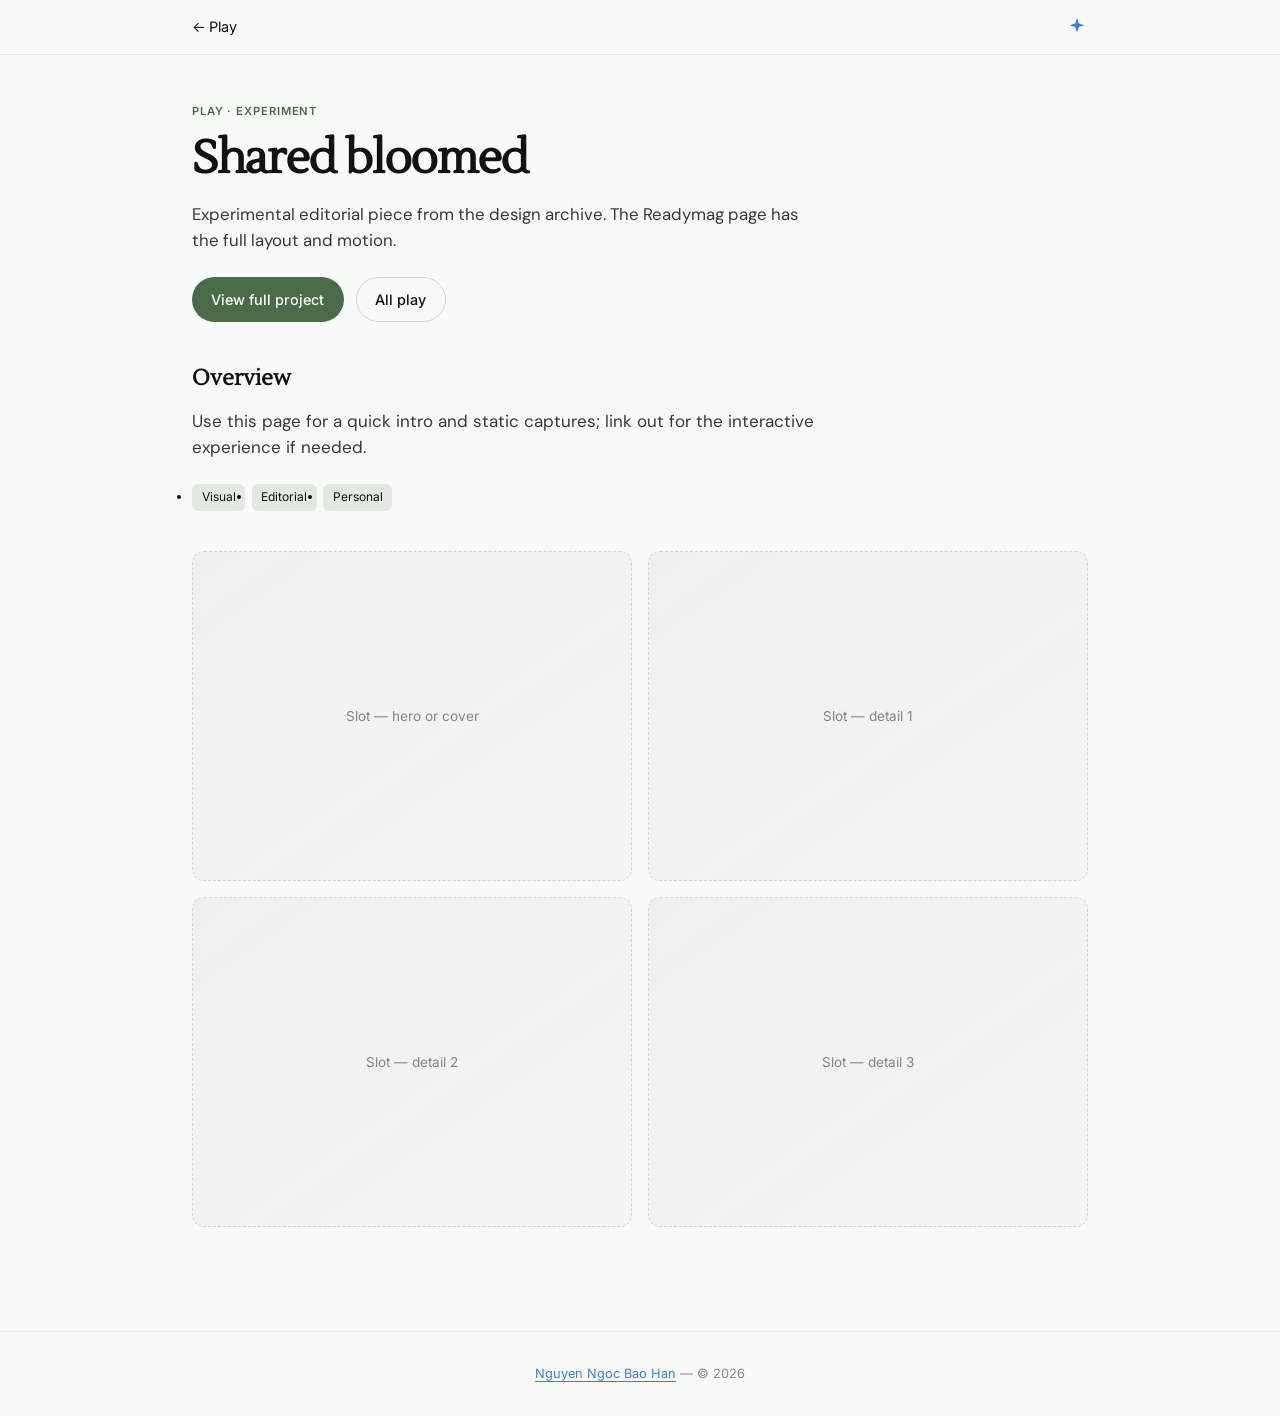
<file: HanHoan/projects/shared-bloomed.html>
<!DOCTYPE html>
<html lang="en">
<head>
    <meta charset="UTF-8">
    <meta name="viewport" content="width=device-width, initial-scale=1.0">
    <title>Shared bloomed — Nguyen Ngoc Bao Han</title>
    <link rel="preconnect" href="https://fonts.googleapis.com">
    <link rel="preconnect" href="https://fonts.gstatic.com" crossorigin>
    <link href="https://fonts.googleapis.com/css2?family=DM+Sans:ital,opsz,wght@0,9..40,400;0,9..40,500;0,9..40,700&family=Inter:wght@400;500;600;700&family=Lustria&display=swap" rel="stylesheet">
    <link rel="stylesheet" href="shared-bloomed.css">
</head>
<body>
    <div class="project-shell">
        <header class="project-top">
            <div class="project-top__inner">
                <a class="project-back" href="../play.html">← Play</a>
                <a class="project-star" href="../index.html" aria-label="Home">
                    <svg width="22" height="22" viewBox="0 0 24 24" fill="none" xmlns="http://www.w3.org/2000/svg" aria-hidden="true">
                        <path d="M12 2L13.9 8.1L20 10L13.9 11.9L12 18L10.1 11.9L4 10L10.1 8.1L12 2Z" fill="currentColor"/>
                    </svg>
                </a>
            </div>
        </header>

        <main class="project-main">
            <div class="project-main__inner">
                <p class="project-eyebrow reveal">Play · Experiment</p>
                <h1 class="project-title reveal">Shared bloomed</h1>
                <p class="project-lede reveal">Experimental editorial piece from the design archive. The Readymag page has the full layout and motion.</p>

                <div class="project-actions reveal">
                    <a class="btn btn--primary" href="https://hanhoan.xyz/sharedbloomed/" target="_blank" rel="noopener noreferrer">View full project</a>
                    <a class="btn btn--ghost" href="../play.html">All play</a>
                </div>

                <section class="reveal" aria-labelledby="sb-overview">
                    <h2 id="sb-overview" class="project-section-title">Overview</h2>
                    <div class="project-body">
                        <p>Use this page for a quick intro and static captures; link out for the interactive experience if needed.</p>
                    </div>
                    <ul class="project-tags" aria-label="Tags">
                        <li class="project-tag">Visual</li>
                        <li class="project-tag">Editorial</li>
                        <li class="project-tag">Personal</li>
                    </ul>
                </section>

                <div class="project-gallery" aria-label="Image placeholders">
                    <div class="project-slot">Slot — hero or cover</div>
                    <div class="project-slot">Slot — detail 1</div>
                    <div class="project-slot">Slot — detail 2</div>
                    <div class="project-slot">Slot — detail 3</div>
                </div>
            </div>
        </main>

        <footer class="project-footer">
            <p><a href="../index.html">Nguyen Ngoc Bao Han</a> — © <span id="js-year">2026</span></p>
        </footer>
    </div>
    <script src="shared-bloomed.js"></script>
</body>
</html>
</file>
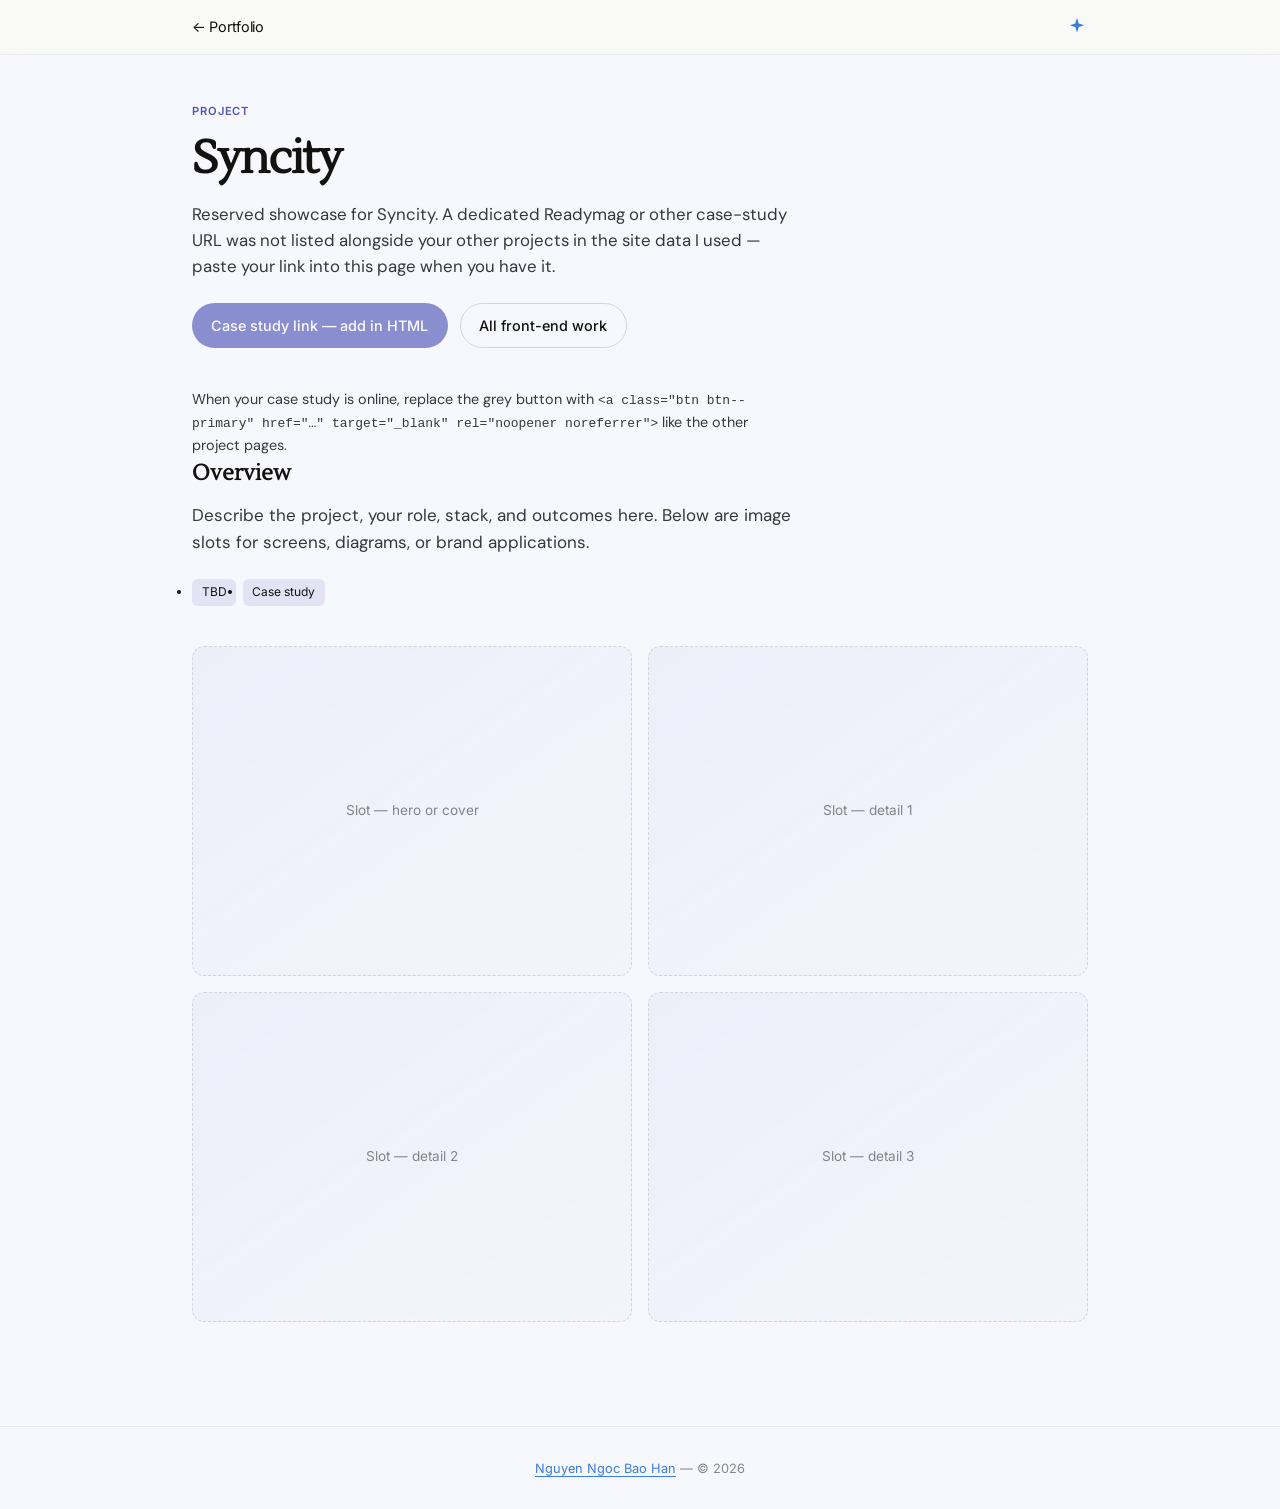
<file: HanHoan/projects/syncity.html>
<!DOCTYPE html>
<html lang="en">
<head>
    <meta charset="UTF-8">
    <meta name="viewport" content="width=device-width, initial-scale=1.0">
    <title>Syncity — Nguyen Ngoc Bao Han</title>
    <link rel="preconnect" href="https://fonts.googleapis.com">
    <link rel="preconnect" href="https://fonts.gstatic.com" crossorigin>
    <link href="https://fonts.googleapis.com/css2?family=DM+Sans:ital,opsz,wght@0,9..40,400;0,9..40,500;0,9..40,700&family=Inter:wght@400;500;600;700&family=Lustria&display=swap" rel="stylesheet">
    <link rel="stylesheet" href="syncity.css">
</head>
<body>
    <div class="project-shell">
        <header class="project-top">
            <div class="project-top__inner">
                <a class="project-back" href="../index.html#work">← Portfolio</a>
                <a class="project-star" href="../index.html" aria-label="Home">
                    <svg width="22" height="22" viewBox="0 0 24 24" fill="none" xmlns="http://www.w3.org/2000/svg" aria-hidden="true">
                        <path d="M12 2L13.9 8.1L20 10L13.9 11.9L12 18L10.1 11.9L4 10L10.1 8.1L12 2Z" fill="currentColor"/>
                    </svg>
                </a>
            </div>
        </header>

        <main class="project-main">
            <div class="project-main__inner">
                <p class="project-eyebrow reveal">Project</p>
                <h1 class="project-title reveal">Syncity</h1>
                <p class="project-lede reveal">Reserved showcase for Syncity. A dedicated Readymag or other case-study URL was not listed alongside your other projects in the site data I used — paste your link into this page when you have it.</p>

                <div class="project-actions reveal">
                    <span class="btn btn--primary btn--pending" aria-disabled="true">Case study link — add in HTML</span>
                    <a class="btn btn--ghost" href="../index.html#work">All front-end work</a>
                </div>
                <p class="project-note reveal">When your case study is online, replace the grey button with <code style="font-size:0.9em;">&lt;a class="btn btn--primary" href="…" target="_blank" rel="noopener noreferrer"&gt;</code> like the other project pages.</p>

                <section class="reveal" aria-labelledby="sync-overview">
                    <h2 id="sync-overview" class="project-section-title">Overview</h2>
                    <div class="project-body">
                        <p>Describe the project, your role, stack, and outcomes here. Below are image slots for screens, diagrams, or brand applications.</p>
                    </div>
                    <ul class="project-tags" aria-label="Tags">
                        <li class="project-tag">TBD</li>
                        <li class="project-tag">Case study</li>
                    </ul>
                </section>

                <div class="project-gallery" aria-label="Image placeholders">
                    <div class="project-slot">Slot — hero or cover</div>
                    <div class="project-slot">Slot — detail 1</div>
                    <div class="project-slot">Slot — detail 2</div>
                    <div class="project-slot">Slot — detail 3</div>
                </div>
            </div>
        </main>

        <footer class="project-footer">
            <p><a href="../index.html">Nguyen Ngoc Bao Han</a> — © <span id="js-year">2026</span></p>
        </footer>
    </div>
    <script src="syncity.js"></script>
</body>
</html>
</file>
<file: HanHoan/style.css>
/* Portfolio — aligned with Cheryl Vo reference (hero glow, nav + star, quote card) */

*,
*::before,
*::after {
    margin: 0;
    padding: 0;
    box-sizing: border-box;
}

:root {
    --bg: #ffffff;
    --text: rgba(0, 0, 0, 0.78);
    --text-strong: #0a0a0a;
    --link-blue: #5b94f1;
    --star-blue: #3b7ddd;
    --cta-navy: #162339;
    --footer-bg: #e9eaee;
    --border-social: rgba(17, 16, 17, 0.2);
    --font-display: "Lustria", "Times New Roman", serif;
    --font-ui: "Inter", system-ui, sans-serif;
    --font-body: "DM Sans", system-ui, sans-serif;
    --font-script: "Caveat", cursive;
    --lv-yellow: #f2ff3e;
    --lv-black: #0a0a0a;
    --nav-size: 17px;
    --nav-tracking: -0.02em;
    --ease: cubic-bezier(0.32, 0.72, 0, 1);
}

html {
    scroll-behavior: smooth;
}

@media (prefers-reduced-motion: reduce) {
    html {
        scroll-behavior: auto;
    }

}

body {
    font-family: var(--font-ui);
    background: var(--bg);
    color: var(--text);
    font-size: 16px;
    line-height: 1.5;
    -webkit-font-smoothing: antialiased;
}

body.page-loading {
    overflow: hidden;
}

/* —— Intro loader: Lewis Vo–style — black, neon yellow frames, no copy —— */
.page-loader {
    position: fixed;
    inset: 0;
    z-index: 200;
    overflow: hidden;
    background: var(--lv-black);
    transition:
        opacity 0.45s var(--ease),
        visibility 0.45s,
        transform 0.45s var(--ease);
}

.page-loader.page-loader--exit {
    opacity: 0;
    visibility: hidden;
    pointer-events: none;
    transform: scale(1.02);
}

.page-loader__lv {
    position: absolute;
    inset: 0;
    display: flex;
    align-items: center;
    justify-content: center;
    pointer-events: none;
}

.page-loader__frame {
    position: absolute;
    border: 3px solid var(--lv-yellow);
    border-radius: 2px;
    animation: loader-lv-dance 1.35s ease-in-out infinite;
}

.page-loader__frame--a {
    width: min(52vw, 200px);
    height: min(52vw, 200px);
    transform: rotate(12deg);
}

.page-loader__frame--b {
    width: min(40vw, 148px);
    height: min(40vw, 148px);
    transform: rotate(-8deg);
    animation: loader-lv-dance-b 1.35s ease-in-out infinite;
    animation-delay: -0.25s;
    opacity: 0.85;
}

.page-loader__frame--c {
    width: min(28vw, 100px);
    height: min(28vw, 100px);
    transform: rotate(22deg);
    animation: loader-lv-dance-c 1.35s ease-in-out infinite;
    animation-delay: -0.5s;
    border-width: 2px;
    opacity: 0.65;
}

@keyframes loader-lv-dance {
    0%,
    100% {
        transform: rotate(12deg) scale(1);
    }

    50% {
        transform: rotate(-6deg) scale(1.06);
    }
}

@keyframes loader-lv-dance-b {
    0%,
    100% {
        transform: rotate(-8deg) scale(1);
    }

    50% {
        transform: rotate(14deg) scale(1.04);
    }
}

@keyframes loader-lv-dance-c {
    0%,
    100% {
        transform: rotate(22deg) scale(1);
    }

    50% {
        transform: rotate(-18deg) scale(1.12);
    }
}

@media (prefers-reduced-motion: reduce) {
    .page-loader {
        transition: opacity 0.2s ease;
    }

    .page-loader__frame {
        animation: none;
    }
}

/* —— Lanyard ID badge — one side, tap / flick up to hide, drag + dock —— */
.id-badge {
    position: fixed;
    left: 50%;
    top: calc(3.15rem + env(safe-area-inset-top, 0px));
    z-index: 45;
    transform: translateX(-50%) translate(var(--card-dx, 0px), var(--card-dy, 0px)) translateY(var(--lift-y, 0px));
    transition: transform 0.52s cubic-bezier(0.34, 1.42, 0.64, 1), opacity 0.4s ease-out;
    animation: id-badge-drop-in 0.8s cubic-bezier(0.34, 1.25, 0.64, 1) 0.12s both;
    pointer-events: none;
}

.id-badge.is-dismissed {
    pointer-events: none;
    opacity: 0;
}

.id-badge.is-dismissed .id-badge__rig {
    transform: translateY(calc(-100vh - 48px)) scale(0.94);
    opacity: 0;
    transition:
        transform 0.52s cubic-bezier(0.45, 0, 0.2, 1),
        opacity 0.38s ease-out 0.06s;
}

.id-badge.id-badge--no-transition,
.id-badge.id-badge--no-transition .id-badge__rig {
    transition: none !important;
}

.id-badge__rig {
    display: flex;
    flex-direction: column;
    align-items: center;
    pointer-events: auto;
    cursor: grab;
    touch-action: none;
    outline: none;
    transform-origin: 50% 0%;
    transition: transform 0.52s cubic-bezier(0.34, 1.42, 0.64, 1), opacity 0.35s ease;
}

.id-badge__rig:focus-visible {
    border-radius: 20px;
    box-shadow: 0 0 0 3px rgba(59, 125, 221, 0.45);
}

.id-badge.is-lifted {
    --lift-y: -22px;
}

.id-badge.is-dragging {
    transition: none;
}

.id-badge.is-dragging .id-badge__rig {
    cursor: grabbing;
}

.id-badge-restore {
    position: fixed;
    left: 50%;
    top: calc(3rem + env(safe-area-inset-top, 0px));
    z-index: 44;
    transform: translateX(-50%);
    font-family: var(--font-ui);
    font-size: 0.68rem;
    font-weight: 600;
    letter-spacing: 0.08em;
    text-transform: uppercase;
    padding: 0.38rem 0.85rem;
    border-radius: 999px;
    border: 1px solid rgba(0, 0, 0, 0.14);
    background: rgba(255, 255, 255, 0.94);
    color: var(--text-strong);
    cursor: pointer;
    box-shadow: 0 3px 16px rgba(0, 0, 0, 0.08);
}

.id-badge-restore:hover {
    border-color: rgba(0, 0, 0, 0.22);
}

.id-badge-restore:focus-visible {
    outline: 2px solid rgba(59, 125, 221, 0.65);
    outline-offset: 2px;
}

.id-badge-restore[hidden] {
    display: none !important;
}

.id-badge__strap {
    width: 20px;
    height: clamp(72px, 11vh, 120px);
    background:
        repeating-linear-gradient(
            180deg,
            #fff 0px,
            #fff 5px,
            #1a1a1a 5px,
            #1a1a1a 10px
        ),
        repeating-linear-gradient(
            125deg,
            transparent 0px,
            transparent 4px,
            rgba(0, 0, 0, 0.2) 4px,
            rgba(0, 0, 0, 0.2) 5px
        );
    background-blend-mode: multiply;
    border: 1px solid #1a1a1a;
    border-radius: 3px;
    box-shadow: inset 0 0 0 1px rgba(255, 255, 255, 0.25);
}

.id-badge__join {
    display: flex;
    flex-direction: column;
    align-items: center;
    margin-top: -1px;
}

.id-badge__ring {
    width: 22px;
    height: 10px;
    border: 3px solid #1a1a1a;
    border-bottom: none;
    border-radius: 12px 12px 0 0;
    background: linear-gradient(180deg, #2a2a2a, #111);
    box-shadow: 0 2px 0 rgba(0, 0, 0, 0.25);
}

.id-badge__scene {
    width: min(200px, 52vw);
    margin-top: -2px;
}

.id-badge__panel {
    position: relative;
    width: 100%;
    min-height: 248px;
    border-radius: 14px;
    padding: 0.85rem 0.75rem 0.75rem;
    box-shadow:
        0 8px 28px rgba(0, 0, 0, 0.18),
        0 2px 0 rgba(255, 255, 255, 0.9) inset;
    border: 1px solid rgba(0, 0, 0, 0.12);
    background: linear-gradient(165deg, #fff 0%, #f4f4f4 100%);
    display: flex;
    flex-direction: column;
    align-items: stretch;
    text-align: left;
    overflow: hidden;
}

.id-badge__hi {
    font-family: var(--font-script);
    font-size: 1.65rem;
    font-weight: 600;
    color: var(--text-strong);
    line-height: 1;
    margin-bottom: 0.45rem;
}

.id-badge__photo {
    aspect-ratio: 1;
    width: 100%;
    max-height: 118px;
    border-radius: 8px;
    background: linear-gradient(145deg, #ff4fa3 0%, #c2006e 45%, #7c1c5c 100%);
    display: flex;
    align-items: center;
    justify-content: center;
    margin-bottom: 0.5rem;
    box-shadow: inset 0 0 0 1px rgba(0, 0, 0, 0.08);
}

.id-badge__initials {
    font-family: var(--font-ui);
    font-weight: 700;
    font-size: 2rem;
    letter-spacing: 0.04em;
    color: rgba(255, 255, 255, 0.92);
    text-shadow: 0 1px 2px rgba(0, 0, 0, 0.2);
}

.id-badge__script {
    font-family: var(--font-script);
    font-size: 1.35rem;
    font-weight: 600;
    color: var(--text-strong);
    line-height: 1.2;
    margin: 0;
}

.id-badge__links {
    display: flex;
    flex-wrap: wrap;
    gap: 0.35rem 0.65rem;
    margin-top: 0.45rem;
}

.id-badge__links a {
    font-family: var(--font-ui);
    font-size: 0.75rem;
    font-weight: 500;
    color: var(--star-blue);
    text-decoration: underline;
    text-underline-offset: 3px;
    pointer-events: auto;
}

.id-badge__links a:hover {
    color: var(--cta-navy);
}

.id-badge__tagline {
    font-family: var(--font-ui);
    font-size: 0.7rem;
    color: rgba(0, 0, 0, 0.45);
    margin: 0.4rem 0 0;
}

.id-badge__hint {
    font-family: var(--font-ui);
    font-size: 0.65rem;
    letter-spacing: 0.04em;
    text-transform: uppercase;
    color: rgba(0, 0, 0, 0.38);
    margin-top: 0.5rem;
}

@keyframes id-badge-drop-in {
    from {
        opacity: 0;
        transform: translateX(-50%) translate(var(--card-dx, 0px), var(--card-dy, 0px)) translateY(calc(var(--lift-y, 0px) - 28px));
    }

    to {
        opacity: 1;
        transform: translateX(-50%) translate(var(--card-dx, 0px), var(--card-dy, 0px)) translateY(var(--lift-y, 0px));
    }
}

@media (prefers-reduced-motion: reduce) {
    .id-badge {
        animation: none;
        transition: transform 0.2s ease;
    }

    .id-badge.is-dismissed .id-badge__rig {
        transform: translateY(calc(-100vh - 40px));
        opacity: 0;
        transition: transform 0.3s ease-out, opacity 0.22s ease-out;
    }

    .id-badge.is-lifted {
        --lift-y: 0px;
    }
}

a {
    color: inherit;
    text-decoration: none;
}

/* Header: Work / Play | star | LinkedIn / About */
.site-header {
    position: fixed;
    top: 0;
    left: 0;
    right: 0;
    z-index: 50;
    padding: calc(1.35rem + env(safe-area-inset-top, 0px)) clamp(1rem, 4vw, 2.75rem) 1rem;
    pointer-events: none;
}

.nav {
    position: relative;
    display: flex;
    align-items: center;
    justify-content: space-between;
    max-width: 1200px;
    margin: 0 auto;
    pointer-events: auto;
}

.nav__group {
    display: flex;
    align-items: center;
    gap: clamp(1rem, 3vw, 1.75rem);
    flex: 1;
}

.nav__group--right {
    justify-content: flex-end;
}

.nav-link {
    font-family: var(--font-ui);
    font-size: var(--nav-size);
    letter-spacing: var(--nav-tracking);
    font-weight: 400;
    color: var(--text-strong);
    transition: opacity 0.2s var(--ease);
    display: inline-flex;
    align-items: center;
    min-height: 44px;
}

.nav-link--current {
    font-weight: 600;
}

.nav-link:hover {
    opacity: 0.55;
}

.nav__star {
    position: absolute;
    left: 50%;
    transform: translateX(-50%);
    color: var(--star-blue);
    line-height: 0;
    transition: transform 0.25s var(--ease), opacity 0.2s;
    display: inline-flex;
    align-items: center;
    justify-content: center;
    min-width: 44px;
    min-height: 44px;
}

.nav__star:hover {
    transform: translateX(-50%) scale(1.08);
    opacity: 0.85;
}

.nav__star-icon {
    display: block;
}

/* —— Hero: soft blue + warm glow, centered serif title —— */
.hero {
    position: relative;
    min-height: min(88vh, 820px);
    display: flex;
    align-items: center;
    justify-content: center;
    padding: calc(11rem + env(safe-area-inset-top, 0px)) clamp(1rem, 4vw, 2.5rem) clamp(2.5rem, 6vw, 3.5rem);
    text-align: center;
    overflow: hidden;
}

.hero__bg {
    position: absolute;
    inset: 0;
    pointer-events: none;
}

/* Hero backdrop — Lewis Vo–lean: light base, graphic yellow + black accents, subtle parallax */
.hero__lv-base {
    position: absolute;
    inset: 0;
    background-color: #fafafa;
    background-image: repeating-linear-gradient(
        -32deg,
        transparent,
        transparent 18px,
        rgba(0, 0, 0, 0.025) 18px,
        rgba(0, 0, 0, 0.025) 19px
    );
}

.hero__lv-stripe {
    position: absolute;
    left: var(--fx, 78%);
    top: var(--fy, 22%);
    width: min(38vw, 280px);
    height: 10px;
    background: var(--lv-yellow);
    border: 2px solid var(--lv-black);
    border-radius: 2px;
    will-change: transform;
    --mx: 0px;
    --my: 0px;
    transform: translate(calc(-50% + var(--mx)), calc(-50% + var(--my))) rotate(-8deg);
    z-index: 1;
    pointer-events: none;
    box-shadow: 4px 4px 0 rgba(0, 0, 0, 0.06);
}

.hero__lv-square {
    position: absolute;
    left: var(--fx, 12%);
    top: var(--fy, 70%);
    width: clamp(36px, 8vw, 56px);
    height: clamp(36px, 8vw, 56px);
    border: 3px solid var(--lv-black);
    border-radius: 3px;
    will-change: transform;
    --mx: 0px;
    --my: 0px;
    transform: translate(calc(-50% + var(--mx)), calc(-50% + var(--my))) rotate(14deg);
    z-index: 1;
    pointer-events: none;
    background: transparent;
    box-shadow: 3px 3px 0 var(--lv-yellow);
}

.hero__noise {
    position: absolute;
    inset: 0;
    opacity: 0.04;
    background-image: url("data:image/svg+xml,%3Csvg viewBox='0 0 256 256' xmlns='http://www.w3.org/2000/svg'%3E%3Cfilter id='n'%3E%3CfeTurbulence type='fractalNoise' baseFrequency='0.85' numOctaves='4' stitchTiles='stitch'/%3E%3C/filter%3E%3Crect width='100%25' height='100%25' filter='url(%23n)'/%3E%3C/svg%3E");
    mix-blend-mode: multiply;
    z-index: 2;
    pointer-events: none;
}

/* Play page motion-floats (kept in play.css / optional) */
.motion-floats {
    position: absolute;
    inset: 0;
    z-index: 1;
    pointer-events: none;
    overflow: hidden;
}

.motion-float {
    position: absolute;
    left: var(--fx, 50%);
    top: var(--fy, 40%);
    will-change: transform;
    --mx: 0px;
    --my: 0px;
    --rot: 0deg;
    transform: translate(calc(-50% + var(--mx)), calc(-50% + var(--my))) rotate(var(--rot));
}

.motion-float--ring {
    width: clamp(72px, 14vw, 120px);
    height: clamp(72px, 14vw, 120px);
    border: 2px solid rgba(59, 125, 221, 0.35);
    border-radius: 50%;
}

.motion-float--square {
    --rot: 12deg;
    width: clamp(40px, 7vw, 64px);
    height: clamp(40px, 7vw, 64px);
    border: 2px solid rgba(22, 35, 57, 0.2);
    border-radius: 14px;
}

.motion-float--blob {
    width: clamp(56px, 11vw, 96px);
    height: clamp(56px, 11vw, 96px);
    border-radius: 40% 60% 55% 45% / 45% 55% 45% 55%;
}

.motion-float--blob-a {
    background: radial-gradient(circle at 35% 35%, rgba(255, 200, 140, 0.45), rgba(180, 210, 255, 0.35));
    opacity: 0.85;
}

.motion-float--blob-b {
    background: radial-gradient(circle at 50% 50%, rgba(91, 148, 241, 0.35), rgba(255, 220, 150, 0.25));
    opacity: 0.75;
}

.motion-float--star {
    color: rgba(59, 125, 221, 0.45);
    display: flex;
    align-items: center;
    justify-content: center;
}

.hero__inner {
    position: relative;
    z-index: 4;
    max-width: 52rem;
    margin: 0 auto;
}

.hero__title {
    font-family: var(--font-display);
    font-size: clamp(2rem, 5.2vw, 3.15rem);
    font-weight: 400;
    letter-spacing: -0.03em;
    line-height: 1.12;
    color: var(--text-strong);
    margin-bottom: clamp(1.25rem, 3vw, 1.85rem);
}

.hero__credentials {
    max-width: 38rem;
    margin: 0 auto 1.75rem;
}

.hero__line {
    font-family: var(--font-ui);
    font-size: clamp(0.9375rem, 2vw, 1.0625rem);
    line-height: 1.55;
    margin-bottom: 0.55rem;
}

.hero__sep {
    color: rgba(0, 0, 0, 0.35);
    margin: 0 0.15em;
}

.hero__line a:not(.hero__accent) {
    text-decoration: underline;
    text-underline-offset: 3px;
    text-decoration-color: rgba(0, 0, 0, 0.22);
    transition: text-decoration-color 0.2s, color 0.2s;
}

.hero__line a:not(.hero__accent):hover {
    text-decoration-color: var(--link-blue);
}

.hero__accent {
    color: var(--link-blue);
    text-decoration: none;
    font-weight: 500;
}

.hero__accent:hover {
    text-decoration: underline;
    text-underline-offset: 3px;
    text-decoration-color: rgba(91, 148, 241, 0.5);
}

.hero__line--muted {
    color: rgba(0, 0, 0, 0.62);
    margin-bottom: 0;
}

.about-cta {
    position: relative;
    display: inline-flex;
    align-items: center;
    justify-content: center;
    margin-top: 0.35rem;
    padding: 0.88rem 1.85rem;
    border-radius: 999px;
    background: var(--cta-navy);
    color: #fff;
    font-family: var(--font-ui);
    font-weight: 600;
    font-size: 0.98rem;
    letter-spacing: -0.02em;
    overflow: hidden;
    transition: transform 0.2s var(--ease), box-shadow 0.2s;
}

.about-cta:hover {
    transform: translateY(-2px);
    box-shadow: 0 14px 36px rgba(22, 35, 57, 0.28);
}

.about-cta__glow {
    position: absolute;
    inset: -50%;
    background: radial-gradient(circle at 35% 40%, rgba(255, 255, 255, 0.18), transparent 50%);
    opacity: 0.5;
    pointer-events: none;
}

.about-cta__text {
    position: relative;
    z-index: 1;
}

/* —— Mid sections —— */
.section {
    padding: clamp(2.5rem, 5vw, 3.5rem) clamp(1.25rem, 4vw, 2.75rem);
    border-top: 1px solid rgba(0, 0, 0, 0.06);
    max-width: 72rem;
    margin: 0 auto;
}

.section__label {
    font-family: var(--font-display);
    font-size: 1.35rem;
    letter-spacing: -0.03em;
    color: var(--text-strong);
    margin-bottom: 0.5rem;
}

.section__lede {
    font-family: var(--font-ui);
    font-size: 0.95rem;
    opacity: 0.85;
    max-width: 36rem;
    margin-bottom: 1.25rem;
}

.section__lede code {
    font-size: 0.88em;
    word-break: break-word;
}

.link-stack {
    list-style: none;
}

.link-stack li + li {
    margin-top: 0.35rem;
}

.stack-link {
    font-family: var(--font-body);
    font-size: 1.05rem;
    font-weight: 500;
    text-decoration: underline;
    text-underline-offset: 4px;
    text-decoration-color: rgba(0, 0, 0, 0.2);
}

.stack-link:hover {
    text-decoration-color: var(--link-blue);
}

.projects-list {
    border-top: 1px solid rgba(0, 0, 0, 0.08);
}

.project-row {
    padding: 1.25rem 0;
    border-bottom: 1px solid rgba(0, 0, 0, 0.08);
    cursor: pointer;
    transition: background 0.15s;
    border-radius: 8px;
    margin: 0 -0.5rem;
    padding-left: 0.5rem;
    padding-right: 0.5rem;
}

.project-row:hover {
    background: rgba(0, 0, 0, 0.02);
}

.project-row--external::after {
    content: "\2197";
    position: absolute;
    right: 0.5rem;
    top: 50%;
    transform: translateY(-50%);
    font-size: 0.85rem;
    opacity: 0.35;
    pointer-events: none;
}

.project-row--external {
    position: relative;
    padding-right: 2rem;
}

.project-row--internal {
    position: relative;
    display: block;
    color: inherit;
    text-decoration: none;
    padding-right: 2rem;
}

.project-row--internal::after {
    content: "\2192";
    position: absolute;
    right: 0.5rem;
    top: 50%;
    transform: translateY(-50%);
    font-size: 0.85rem;
    opacity: 0.35;
    pointer-events: none;
}

.project-row__meta {
    display: flex;
    flex-wrap: wrap;
    gap: 0.4rem 1rem;
    align-items: baseline;
    font-size: 0.8125rem;
    margin-bottom: 0.35rem;
}

.project-row__year {
    opacity: 0.55;
    min-width: 5rem;
}

.project-row__cat {
    font-family: var(--font-ui);
    font-weight: 600;
    text-transform: uppercase;
    letter-spacing: 0.06em;
    font-size: 0.65rem;
}

.project-row__title {
    font-family: var(--font-display);
    font-size: 1rem;
    letter-spacing: -0.02em;
    color: var(--text-strong);
}

.project-row__desc {
    font-size: 0.9375rem;
    line-height: 1.5;
    max-width: 40rem;
}

.project-row__tags {
    font-size: 0.8125rem;
    opacity: 0.65;
    margin-top: 0.2rem;
}

/* —— Quote + social: light grey band, white card, faint diagonals —— */
.footer-band {
    position: relative;
    margin-top: 0;
    padding: clamp(2.75rem, 6vw, 4.25rem) clamp(1rem, 4vw, 2rem) clamp(3rem, 8vw, 5rem);
    background: var(--footer-bg);
    overflow: hidden;
}

.footer-band__inner {
    position: relative;
    z-index: 2;
    max-width: 56rem;
    margin: 0 auto;
}

.footer-card {
    position: relative;
    background: #fff;
    border-radius: 24px;
    padding: clamp(1.85rem, 4vw, 2.85rem) clamp(1.35rem, 4vw, 2.5rem);
    box-shadow: 0 20px 70px rgba(0, 0, 0, 0.07);
    overflow: hidden;
}

.footer-card::before {
    content: "";
    position: absolute;
    inset: 0;
    background-image: repeating-linear-gradient(
        -35deg,
        transparent,
        transparent 14px,
        rgba(0, 0, 0, 0.025) 14px,
        rgba(0, 0, 0, 0.025) 15px
    );
    pointer-events: none;
    opacity: 0.7;
}

.footer-card__quote,
.social-rows {
    position: relative;
    z-index: 1;
}

.footer-card__quote {
    border: none;
    margin-bottom: 1.75rem;
}

.footer-card__quote p {
    font-family: var(--font-display);
    font-size: clamp(1.35rem, 3.2vw, 1.95rem);
    line-height: 1.5;
    text-align: center;
    color: var(--text-strong);
    margin-bottom: 0.75rem;
}

.footer-card__cite {
    display: block;
    font-family: var(--font-ui);
    font-style: normal;
    font-size: 0.9375rem;
    text-align: center;
    color: rgba(0, 0, 0, 0.55);
}

.social-rows {
    display: flex;
    flex-direction: column;
}

.social-row {
    display: flex;
    align-items: center;
    gap: 0.75rem;
    padding: 0.85rem 0;
    border-bottom: 1px solid var(--border-social);
    color: rgb(17, 16, 17);
    font-family: var(--font-body);
    font-size: clamp(15px, 3.8vw, 18px);
    line-height: 1.5;
    transition: opacity 0.2s;
    min-height: 48px;
}

.social-row:first-of-type {
    border-top: 1px solid var(--border-social);
}

.social-row:hover {
    opacity: 0.72;
}

.social-row__icon {
    width: 22px;
    height: 22px;
    flex-shrink: 0;
    background: currentColor;
    opacity: 0.9;
}

.social-row__icon--in {
    mask: url("data:image/svg+xml,%3Csvg xmlns='http://www.w3.org/2000/svg' viewBox='0 0 24 24'%3E%3Cpath fill='black' d='M20.447 20.452h-3.554v-5.569c0-1.328-.027-3.037-1.852-3.037-1.853 0-2.136 1.445-2.136 2.939v5.667H9.351V9h3.414v1.561h.046c.477-.9 1.637-1.85 3.37-1.85 3.601 0 4.267 2.37 4.267 5.455v6.286zM5.337 7.433c-1.144 0-2.063-.926-2.063-2.065 0-1.138.92-2.063 2.063-2.063 1.14 0 2.064.925 2.064 2.063 0 1.139-.925 2.065-2.064 2.065zm1.782 13.019H3.555V9h3.564v11.452zM22.225 0H1.771C.792 0 0 .774 0 1.729v20.542C0 23.227.792 24 1.771 24h20.451C23.2 24 24 23.227 24 22.271V1.729C24 .774 23.2 0 22.222 0h.003z'/%3E%3C/svg%3E") center / contain no-repeat;
    -webkit-mask: url("data:image/svg+xml,%3Csvg xmlns='http://www.w3.org/2000/svg' viewBox='0 0 24 24'%3E%3Cpath fill='black' d='M20.447 20.452h-3.554v-5.569c0-1.328-.027-3.037-1.852-3.037-1.853 0-2.136 1.445-2.136 2.939v5.667H9.351V9h3.414v1.561h.046c.477-.9 1.637-1.85 3.37-1.85 3.601 0 4.267 2.37 4.267 5.455v6.286zM5.337 7.433c-1.144 0-2.063-.926-2.063-2.065 0-1.138.92-2.063 2.063-2.063 1.14 0 2.064.925 2.064 2.063 0 1.139-.925 2.065-2.064 2.065zm1.782 13.019H3.555V9h3.564v11.452zM22.225 0H1.771C.792 0 0 .774 0 1.729v20.542C0 23.227.792 24 1.771 24h20.451C23.2 24 24 23.227 24 22.271V1.729C24 .774 23.2 0 22.222 0h.003z'/%3E%3C/svg%3E") center / contain no-repeat;
}

.social-row__icon--mail {
    mask: url("data:image/svg+xml,%3Csvg xmlns='http://www.w3.org/2000/svg' viewBox='0 0 24 24' fill='none' stroke='black' stroke-width='2'%3E%3Crect x='2' y='4' width='20' height='16' rx='2'/%3E%3Cpath d='m22 7-8.97 5.7a1.94 1.94 0 0 1-2.06 0L2 7'/%3E%3C/svg%3E") center / contain no-repeat;
    -webkit-mask: url("data:image/svg+xml,%3Csvg xmlns='http://www.w3.org/2000/svg' viewBox='0 0 24 24' fill='none' stroke='black' stroke-width='2'%3E%3Crect x='2' y='4' width='20' height='16' rx='2'/%3E%3Cpath d='m22 7-8.97 5.7a1.94 1.94 0 0 1-2.06 0L2 7'/%3E%3C/svg%3E") center / contain no-repeat;
}

.social-row__icon--ig {
    mask: url("data:image/svg+xml,%3Csvg xmlns='http://www.w3.org/2000/svg' viewBox='0 0 24 24'%3E%3Cpath fill='black' d='M7.8 2h8.4C19.4 2 22 4.6 22 7.8v8.4a5.8 5.8 0 0 1-5.8 5.8H7.8C4.6 22 2 19.4 2 16.2V7.8A5.8 5.8 0 0 1 7.8 2m-.2 2A3.6 3.6 0 0 0 4 7.6v8.8A3.6 3.6 0 0 0 7.6 20h8.8a3.6 3.6 0 0 0 3.6-3.6V7.6A3.6 3.6 0 0 0 16.4 4H7.6m9.65 1.5a1.25 1.25 0 0 1 1.25 1.25A1.25 1.25 0 0 1 17.25 8 1.25 1.25 0 0 1 16 6.75a1.25 1.25 0 0 1 1.25-1.25M12 7a5 5 0 0 1 5 5 5 5 0 0 1-5 5 5 5 0 0 1-5-5 5 5 0 0 1 5-5m0 2a3 3 0 0 0-3 3 3 3 0 0 0 3 3 3 3 0 0 0 3-3 3 3 0 0 0-3-3z'/%3E%3C/svg%3E") center / contain no-repeat;
    -webkit-mask: url("data:image/svg+xml,%3Csvg xmlns='http://www.w3.org/2000/svg' viewBox='0 0 24 24'%3E%3Cpath fill='black' d='M7.8 2h8.4C19.4 2 22 4.6 22 7.8v8.4a5.8 5.8 0 0 1-5.8 5.8H7.8C4.6 22 2 19.4 2 16.2V7.8A5.8 5.8 0 0 1 7.8 2m-.2 2A3.6 3.6 0 0 0 4 7.6v8.8A3.6 3.6 0 0 0 7.6 20h8.8a3.6 3.6 0 0 0 3.6-3.6V7.6A3.6 3.6 0 0 0 16.4 4H7.6m9.65 1.5a1.25 1.25 0 0 1 1.25 1.25A1.25 1.25 0 0 1 17.25 8 1.25 1.25 0 0 1 16 6.75a1.25 1.25 0 0 1 1.25-1.25M12 7a5 5 0 0 1 5 5 5 5 0 0 1-5 5 5 5 0 0 1-5-5 5 5 0 0 1 5-5m0 2a3 3 0 0 0-3 3 3 3 0 0 0 3 3 3 3 0 0 0 3-3 3 3 0 0 0-3-3z'/%3E%3C/svg%3E") center / contain no-repeat;
}

.social-row__icon--link {
    mask: url("data:image/svg+xml,%3Csvg xmlns='http://www.w3.org/2000/svg' viewBox='0 0 24 24' fill='none' stroke='black' stroke-width='2'%3E%3Cpath d='M18 13v6a2 2 0 0 1-2 2H5a2 2 0 0 1-2-2V8a2 2 0 0 1 2-2h6'/%3E%3Cpolyline points='15 3 21 3 21 9'/%3E%3Cline x1='10' y1='14' x2='21' y2='3'/%3E%3C/svg%3E") center / contain no-repeat;
    -webkit-mask: url("data:image/svg+xml,%3Csvg xmlns='http://www.w3.org/2000/svg' viewBox='0 0 24 24' fill='none' stroke='black' stroke-width='2'%3E%3Cpath d='M18 13v6a2 2 0 0 1-2 2H5a2 2 0 0 1-2-2V8a2 2 0 0 1 2-2h6'/%3E%3Cpolyline points='15 3 21 3 21 9'/%3E%3Cline x1='10' y1='14' x2='21' y2='3'/%3E%3C/svg%3E") center / contain no-repeat;
}

.social-row__label {
    flex: 1;
}

.social-row__arrow {
    font-size: 1rem;
    opacity: 0.45;
}

.footer-legal {
    text-align: center;
    margin-top: 1.75rem;
    font-family: var(--font-ui);
    font-size: 0.8125rem;
    opacity: 0.5;
}

.footer-legal__link {
    text-decoration: underline;
    text-underline-offset: 3px;
}

@media (max-width: 720px) {
    .nav__group {
        gap: 0.5rem;
    }

    .nav__group--left,
    .nav__group--right {
        flex: 1 1 0;
        min-width: 0;
    }

    .nav-link {
        font-size: 14px;
    }

    .nav__star-icon {
        width: 19px;
        height: 19px;
    }

    .project-row__meta {
        flex-direction: column;
        gap: 0.15rem;
    }

    .project-row__year {
        min-width: 0;
    }

    .project-row {
        padding-right: 1.75rem;
    }

    .project-row--internal::after {
        right: 0.35rem;
    }

    .section {
        padding-left: clamp(1rem, 4vw, 2.75rem);
        padding-right: clamp(1rem, 4vw, 2.75rem);
    }

    .footer-band {
        padding-left: clamp(0.85rem, 3vw, 2rem);
        padding-right: clamp(0.85rem, 3vw, 2rem);
    }
}

@media (max-width: 380px) {
    .nav__group {
        gap: 0.35rem;
    }

    .nav-link {
        font-size: 13px;
    }
}

::selection {
    background: var(--text-strong);
    color: #fff;
}
</file>
<file: HanHoan/play.css>
/* Play page — Cheryl Vo / cherylvo.com/play–inspired hero (pink glow, pills, noise) */

.play-page {
    background: #fff;
}

.play-main {
    padding-top: 0;
}

/* —— Hero —— */
.play-hero {
    position: relative;
    min-height: min(92vh, 900px);
    display: flex;
    align-items: center;
    justify-content: center;
    padding: calc(7.75rem + env(safe-area-inset-top, 0px)) clamp(1rem, 4vw, 2rem) 3rem;
    text-align: center;
    overflow: hidden;
}

.play-hero__bg {
    position: absolute;
    inset: 0;
    pointer-events: none;
}

.play-hero__glow {
    position: absolute;
    top: -35%;
    left: 50%;
    transform: translateX(-50%);
    width: min(140vw, 920px);
    height: min(75vh, 560px);
    background:
        radial-gradient(ellipse 100% 80% at 50% 0%, rgba(255, 168, 178, 0.55) 0%, transparent 58%),
        radial-gradient(ellipse 70% 50% at 50% 15%, rgba(255, 210, 200, 0.4) 0%, transparent 55%);
    z-index: 0;
}

.play-hero__lv-bar {
    position: absolute;
    left: var(--fx, 15%);
    top: var(--fy, 30%);
    width: min(32vw, 200px);
    height: 8px;
    background: var(--lv-yellow, #f2ff3e);
    border: 2px solid var(--lv-black, #0a0a0a);
    border-radius: 2px;
    z-index: 1;
    pointer-events: none;
    will-change: transform;
    --mx: 0px;
    --my: 0px;
    transform: translate(calc(-50% + var(--mx)), calc(-50% + var(--my))) rotate(6deg);
    box-shadow: 3px 3px 0 rgba(0, 0, 0, 0.05);
}

.play-hero__lv-sq {
    position: absolute;
    left: var(--fx, 88%);
    top: var(--fy, 65%);
    width: clamp(32px, 7vw, 48px);
    height: clamp(32px, 7vw, 48px);
    border: 3px solid var(--lv-black, #0a0a0a);
    border-radius: 2px;
    z-index: 1;
    pointer-events: none;
    will-change: transform;
    --mx: 0px;
    --my: 0px;
    transform: translate(calc(-50% + var(--mx)), calc(-50% + var(--my))) rotate(-12deg);
    box-shadow: 3px 3px 0 rgba(255, 168, 178, 0.65);
}

.play-hero__noise {
    position: absolute;
    inset: 0;
    opacity: 0.045;
    background-image: url("data:image/svg+xml,%3Csvg viewBox='0 0 256 256' xmlns='http://www.w3.org/2000/svg'%3E%3Cfilter id='n'%3E%3CfeTurbulence type='fractalNoise' baseFrequency='0.82' numOctaves='4' stitchTiles='stitch'/%3E%3C/filter%3E%3Crect width='100%25' height='100%25' filter='url(%23n)'/%3E%3C/svg%3E");
    mix-blend-mode: multiply;
    z-index: 2;
}

.play-hero__notch {
    position: absolute;
    top: 0;
    left: 50%;
    transform: translateX(-50%);
    width: min(42vw, 200px);
    height: 28px;
    background: #fff;
    border-radius: 0 0 50% 50% / 0 0 100% 100%;
    box-shadow: 0 2px 0 rgba(255, 255, 255, 0.9);
    z-index: 4;
}

.play-hero__inner {
    position: relative;
    z-index: 5;
    max-width: 40rem;
    margin: 0 auto;
}

.play-hero__art {
    color: var(--text-strong);
    margin-bottom: 0.35rem;
}

.play-ufo {
    width: clamp(72px, 16vw, 100px);
    height: auto;
    margin: 0 auto;
    display: block;
    opacity: 0.92;
}

.play-hero__title {
    font-family: var(--font-display);
    font-size: clamp(2.1rem, 6vw, 3.35rem);
    font-weight: 400;
    letter-spacing: -0.035em;
    line-height: 1.08;
    color: var(--text-strong);
    margin-bottom: 0.85rem;
}

.play-hero__sub {
    font-family: var(--font-ui);
    font-size: clamp(0.95rem, 2.4vw, 1.08rem);
    line-height: 1.55;
    color: rgba(0, 0, 0, 0.72);
    max-width: 32rem;
    margin: 0 auto 1.75rem;
}

/* Pills: circular layout on wide screens, wrap on phones */
.play-pills {
    position: relative;
    width: 100%;
    max-width: 520px;
    height: 300px;
    margin: 0.5rem auto 0;
    list-style: none;
}

.play-pill {
    position: absolute;
    font-family: var(--font-ui);
    font-size: 0.78rem;
    font-weight: 500;
    letter-spacing: -0.01em;
    color: #0d47a1;
    background: linear-gradient(180deg, #e8f2ff 0%, #d8eaff 100%);
    padding: 0.45rem 0.75rem;
    border-radius: 999px;
    box-shadow:
        0 2px 6px rgba(30, 60, 120, 0.12),
        0 10px 24px rgba(30, 60, 120, 0.08);
    border: 1px solid rgba(255, 255, 255, 0.85);
    white-space: nowrap;
}

.play-pill:nth-child(1) {
    top: 0;
    left: 50%;
    transform: translateX(-50%);
}

.play-pill:nth-child(2) {
    top: 11%;
    right: 2%;
}

.play-pill:nth-child(3) {
    top: 44%;
    right: -2%;
    transform: translateY(-50%);
}

.play-pill:nth-child(4) {
    bottom: 10%;
    right: 6%;
}

.play-pill:nth-child(5) {
    bottom: 0;
    left: 50%;
    transform: translateX(-50%);
}

.play-pill:nth-child(6) {
    bottom: 10%;
    left: 6%;
}

.play-pill:nth-child(7) {
    top: 44%;
    left: -2%;
    transform: translateY(-50%);
}

.play-pill:nth-child(8) {
    top: 11%;
    left: 2%;
}

@media (max-width: 720px) {
    .play-hero {
        min-height: auto;
        padding-bottom: 2rem;
    }

    .play-hero__glow {
        top: -25%;
        width: 180vw;
        height: 50vh;
    }

    .play-hero__notch {
        width: min(56vw, 160px);
        height: 22px;
    }

    .play-pills {
        position: static;
        display: flex;
        flex-wrap: wrap;
        justify-content: center;
        gap: 0.5rem;
        height: auto;
        max-width: none;
        margin-top: 1.25rem;
        padding: 0 0.25rem;
    }

    .play-pill {
        position: static;
        transform: none;
        font-size: 0.72rem;
        padding: 0.42rem 0.65rem;
        white-space: normal;
        text-align: center;
        max-width: 11rem;
    }
}

/* —— Things section —— */
.play-things {
    padding: clamp(2.5rem, 6vw, 4rem) clamp(1rem, 4vw, 2rem) clamp(3rem, 8vw, 4.5rem);
    background: linear-gradient(180deg, #fff 0%, #f6f7f9 100%);
    border-top: 1px solid rgba(0, 0, 0, 0.06);
}

.play-things__inner {
    max-width: 56rem;
    margin: 0 auto;
}

.play-things__title {
    font-family: var(--font-display);
    font-size: clamp(1.5rem, 3.5vw, 2rem);
    letter-spacing: -0.03em;
    color: var(--text-strong);
    margin-bottom: 0.65rem;
}

.play-things__lede {
    font-family: var(--font-ui);
    font-size: 0.98rem;
    line-height: 1.55;
    color: rgba(0, 0, 0, 0.72);
    max-width: 36rem;
    margin-bottom: 1.75rem;
}

.play-cards {
    list-style: none;
    display: grid;
    gap: 1rem;
    grid-template-columns: 1fr;
}

@media (min-width: 640px) {
    .play-cards {
        grid-template-columns: repeat(2, 1fr);
    }
}

@media (min-width: 900px) {
    .play-cards {
        grid-template-columns: repeat(3, 1fr);
    }
}

.play-card {
    display: flex;
    flex-direction: column;
    align-items: flex-start;
    gap: 0.35rem;
    height: 100%;
    padding: 1.2rem 1.15rem;
    border-radius: 18px;
    background: #fff;
    border: 1px solid rgba(0, 0, 0, 0.07);
    box-shadow: 0 12px 40px rgba(0, 0, 0, 0.06);
    color: inherit;
    text-decoration: none;
    transition: transform 0.2s var(--ease), box-shadow 0.2s var(--ease);
    min-height: 8.5rem;
}

.play-card:hover {
    transform: translateY(-3px);
    box-shadow: 0 18px 48px rgba(0, 0, 0, 0.09);
}

.play-card__tag {
    font-family: var(--font-ui);
    font-size: 0.62rem;
    font-weight: 600;
    letter-spacing: 0.07em;
    text-transform: uppercase;
    color: var(--star-blue);
}

.play-card__name {
    font-family: var(--font-display);
    font-size: 1.08rem;
    letter-spacing: -0.02em;
    color: var(--text-strong);
}

.play-card__desc {
    font-family: var(--font-ui);
    font-size: 0.875rem;
    line-height: 1.45;
    color: rgba(0, 0, 0, 0.65);
    margin-top: auto;
}

.play-things__foot {
    margin-top: 2rem;
    font-family: var(--font-ui);
    font-size: 0.92rem;
    text-align: center;
    color: rgba(0, 0, 0, 0.55);
}

.play-things__sep {
    margin: 0 0.5rem;
    opacity: 0.5;
}

.play-things__link {
    color: var(--link-blue);
    text-decoration: underline;
    text-underline-offset: 3px;
}

.play-things__link:hover {
    opacity: 0.8;
}

/* Footer strip */
.play-foot {
    padding: 1.5rem 1rem calc(1.5rem + env(safe-area-inset-bottom, 0px));
    text-align: center;
    font-family: var(--font-ui);
    font-size: 0.8rem;
    color: rgba(0, 0, 0, 0.45);
    border-top: 1px solid rgba(0, 0, 0, 0.06);
    background: #fff;
}

.play-foot a {
    color: var(--link-blue);
    text-decoration: underline;
    text-underline-offset: 3px;
}

@media (prefers-reduced-motion: reduce) {
    .play-card:hover {
        transform: none;
    }
}
</file>
<file: HanHoan/projects/bong-hoa-nho.css>
/* Bong Hoa Nho — project page */

*,
*::before,
*::after {
    box-sizing: border-box;
    margin: 0;
    padding: 0;
}

:root {
    --bg: #fdf8f9;
    --text: rgba(0, 0, 0, 0.78);
    --text-strong: #141210;
    --accent: #b84a5c;
    --accent-soft: rgba(184, 74, 92, 0.12);
    --link: #3b7ddd;
    --font-display: "Lustria", "Times New Roman", serif;
    --font-ui: "Inter", system-ui, sans-serif;
    --font-body: "DM Sans", system-ui, sans-serif;
    --ease: cubic-bezier(0.32, 0.72, 0, 1);
}

html {
    scroll-behavior: smooth;
}

@media (prefers-reduced-motion: reduce) {
    html {
        scroll-behavior: auto;
    }
}

body {
    font-family: var(--font-body);
    background: var(--bg);
    color: var(--text);
    font-size: 17px;
    line-height: 1.55;
    -webkit-font-smoothing: antialiased;
}

a {
    color: inherit;
    text-decoration: none;
}

.project-shell {
    min-height: 100vh;
    display: flex;
    flex-direction: column;
}

.project-top {
    position: sticky;
    top: 0;
    z-index: 20;
    padding: 1rem clamp(1.1rem, 3vw, 2rem);
    background: rgba(250, 249, 247, 0.88);
    backdrop-filter: blur(10px);
    border-bottom: 1px solid rgba(0, 0, 0, 0.06);
}

.project-top__inner {
    max-width: 56rem;
    margin: 0 auto;
    display: flex;
    align-items: center;
    justify-content: space-between;
    gap: 1rem;
}

.project-back {
    font-family: var(--font-ui);
    font-size: 0.9rem;
    letter-spacing: -0.02em;
    color: var(--text-strong);
    transition: opacity 0.2s var(--ease);
}

.project-back:hover {
    opacity: 0.55;
}

.project-star {
    color: var(--link);
    line-height: 0;
    transition: transform 0.25s var(--ease);
}

.project-star:hover {
    transform: scale(1.06);
}

.project-main {
    flex: 1;
    padding: clamp(1.75rem, 4vw, 3rem) clamp(1.1rem, 3vw, 2rem) 4rem;
}

.project-main__inner {
    max-width: 56rem;
    margin: 0 auto;
}

.project-eyebrow {
    font-family: var(--font-ui);
    font-size: 0.7rem;
    font-weight: 600;
    letter-spacing: 0.08em;
    text-transform: uppercase;
    color: var(--accent);
    margin-bottom: 0.75rem;
}

.project-title {
    font-family: var(--font-display);
    font-size: clamp(2rem, 4.5vw, 2.85rem);
    letter-spacing: -0.03em;
    color: var(--text-strong);
    line-height: 1.15;
    margin-bottom: 1rem;
}

.project-lede {
    font-size: 1.05rem;
    max-width: 38rem;
    margin-bottom: 1.5rem;
}

.project-actions {
    display: flex;
    flex-wrap: wrap;
    gap: 0.75rem;
    margin-bottom:2.5rem;
}

.btn {
    font-family: var(--font-ui);
    font-size: 0.9rem;
    font-weight: 500;
    padding: 0.65rem 1.15rem;
    border-radius: 999px;
    border: 1px solid transparent;
    cursor: pointer;
    transition: background 0.2s var(--ease), color 0.2s var(--ease), border-color 0.2s;
}

.btn--primary {
    background: var(--accent);
    color: #fff;
}

.btn--primary:hover {
    opacity: 0.92;
}

.btn--ghost {
    background: transparent;
    border-color: rgba(0, 0, 0, 0.14);
    color: var(--text-strong);
}

.btn--ghost:hover {
    border-color: var(--link);
    color: var(--link);
}

.project-section-title {
    font-family: var(--font-display);
    font-size: 1.35rem;
    color: var(--text-strong);
    margin-bottom: 0.75rem;
}

.project-body {
    max-width: 40rem;
}

.project-body p + p {
    margin-top: 0.85rem;
}

.project-tags {
    display: flex;
    flex-wrap: wrap;
    gap: 0.4rem;
    margin-top: 1.5rem;
}

.project-tag {
    font-family: var(--font-ui);
    font-size: 0.75rem;
    padding: 0.25rem 0.6rem;
    border-radius: 6px;
    background: var(--accent-soft);
    color: var(--text-strong);
}

.project-gallery {
    display: grid;
    gap: 1rem;
    margin: 2.5rem 0;
}

@media (min-width: 640px) {
    .project-gallery {
        grid-template-columns: repeat(2, 1fr);
    }
}

.project-slot {
    aspect-ratio: 4 / 3;
    border-radius: 12px;
    background: linear-gradient(145deg, rgba(184, 74, 92, 0.06), rgba(184, 74, 92, 0.02));
    border: 1px dashed rgba(0, 0, 0, 0.12);
    display: flex;
    align-items: center;
    justify-content: center;
    padding: 1.25rem;
    text-align: center;
    font-family: var(--font-ui);
    font-size: 0.85rem;
    color: rgba(0, 0, 0, 0.45);
}

.project-note {
    font-size: 0.9rem;
    opacity: 0.75;
    max-width: 36rem;
    margin-top: 0.5rem;
}

.reveal {
    opacity: 0;
    transform: translateY(12px);
    transition: opacity 0.55s var(--ease), transform 0.55s var(--ease);
}

.reveal--visible {
    opacity: 1;
    transform: none;
}

.project-footer {
    padding: 2rem clamp(1.1rem, 3vw, 2rem);
    border-top: 1px solid rgba(0, 0, 0, 0.06);
    font-family: var(--font-ui);
    font-size: 0.8rem;
    color: rgba(0, 0, 0, 0.45);
    text-align: center;
}

.project-footer a {
    color: var(--link);
    text-decoration: underline;
    text-underline-offset: 3px;
}
</file>
<file: HanHoan/projects/chip-chat-chop-cooking-club.css>
/* Chip Chat Chop Cooking Club — project page */

*,
*::before,
*::after {
    box-sizing: border-box;
    margin: 0;
    padding: 0;
}

:root {
    --bg: #fffaf7;
    --text: rgba(0, 0, 0, 0.78);
    --text-strong: #141210;
    --accent: #b8471a;
    --accent-soft: rgba(184, 71, 26, 0.12);
    --link: #3b7ddd;
    --font-display: "Lustria", "Times New Roman", serif;
    --font-ui: "Inter", system-ui, sans-serif;
    --font-body: "DM Sans", system-ui, sans-serif;
    --ease: cubic-bezier(0.32, 0.72, 0, 1);
}

html {
    scroll-behavior: smooth;
}

@media (prefers-reduced-motion: reduce) {
    html {
        scroll-behavior: auto;
    }
}

body {
    font-family: var(--font-body);
    background: var(--bg);
    color: var(--text);
    font-size: 17px;
    line-height: 1.55;
    -webkit-font-smoothing: antialiased;
}

a {
    color: inherit;
    text-decoration: none;
}

.project-shell {
    min-height: 100vh;
    display: flex;
    flex-direction: column;
}

.project-top {
    position: sticky;
    top: 0;
    z-index: 20;
    padding: 1rem clamp(1.1rem, 3vw, 2rem);
    background: rgba(250, 249, 247, 0.88);
    backdrop-filter: blur(10px);
    border-bottom: 1px solid rgba(0, 0, 0, 0.06);
}

.project-top__inner {
    max-width: 56rem;
    margin: 0 auto;
    display: flex;
    align-items: center;
    justify-content: space-between;
    gap: 1rem;
}

.project-back {
    font-family: var(--font-ui);
    font-size: 0.9rem;
    letter-spacing: -0.02em;
    color: var(--text-strong);
    transition: opacity 0.2s var(--ease);
}

.project-back:hover {
    opacity: 0.55;
}

.project-star {
    color: var(--link);
    line-height: 0;
    transition: transform 0.25s var(--ease);
}

.project-star:hover {
    transform: scale(1.06);
}

.project-main {
    flex: 1;
    padding: clamp(1.75rem, 4vw, 3rem) clamp(1.1rem, 3vw, 2rem) 4rem;
}

.project-main__inner {
    max-width: 56rem;
    margin: 0 auto;
}

.project-eyebrow {
    font-family: var(--font-ui);
    font-size: 0.7rem;
    font-weight: 600;
    letter-spacing: 0.08em;
    text-transform: uppercase;
    color: var(--accent);
    margin-bottom: 0.75rem;
}

.project-title {
    font-family: var(--font-display);
    font-size: clamp(2rem, 4.5vw, 2.85rem);
    letter-spacing: -0.03em;
    color: var(--text-strong);
    line-height: 1.15;
    margin-bottom: 1rem;
}

.project-lede {
    font-size: 1.05rem;
    max-width: 38rem;
    margin-bottom: 1.5rem;
}

.project-actions {
    display: flex;
    flex-wrap: wrap;
    gap: 0.75rem;
    margin-bottom:2.5rem;
}

.btn {
    font-family: var(--font-ui);
    font-size: 0.9rem;
    font-weight: 500;
    padding: 0.65rem 1.15rem;
    border-radius: 999px;
    border: 1px solid transparent;
    cursor: pointer;
    transition: background 0.2s var(--ease), color 0.2s var(--ease), border-color 0.2s;
}

.btn--primary {
    background: var(--accent);
    color: #fff;
}

.btn--primary:hover {
    opacity: 0.92;
}

.btn--ghost {
    background: transparent;
    border-color: rgba(0, 0, 0, 0.14);
    color: var(--text-strong);
}

.btn--ghost:hover {
    border-color: var(--link);
    color: var(--link);
}

.btn--pending {
    opacity: 0.65;
    cursor: default;
    pointer-events: none;
}

.project-section-title {
    font-family: var(--font-display);
    font-size: 1.35rem;
    color: var(--text-strong);
    margin-bottom: 0.75rem;
}

.project-body {
    max-width: 40rem;
}

.project-body p + p {
    margin-top: 0.85rem;
}

.project-tags {
    display: flex;
    flex-wrap: wrap;
    gap: 0.4rem;
    margin-top: 1.5rem;
}

.project-tag {
    font-family: var(--font-ui);
    font-size: 0.75rem;
    padding: 0.25rem 0.6rem;
    border-radius: 6px;
    background: var(--accent-soft);
    color: var(--text-strong);
}

.project-gallery {
    display: grid;
    gap: 1rem;
    margin: 2.5rem 0;
}

@media (min-width: 640px) {
    .project-gallery {
        grid-template-columns: repeat(2, 1fr);
    }
}

.project-slot {
    aspect-ratio: 4 / 3;
    border-radius: 12px;
    background: linear-gradient(145deg, rgba(184, 71, 26, 0.06), rgba(184, 71, 26, 0.02));
    border: 1px dashed rgba(0, 0, 0, 0.12);
    display: flex;
    align-items: center;
    justify-content: center;
    padding: 1.25rem;
    text-align: center;
    font-family: var(--font-ui);
    font-size: 0.85rem;
    color: rgba(0, 0, 0, 0.45);
}

.project-note {
    font-size: 0.9rem;
    opacity: 0.75;
    max-width: 36rem;
    margin-top: 0.5rem;
}

.reveal {
    opacity: 0;
    transform: translateY(12px);
    transition: opacity 0.55s var(--ease), transform 0.55s var(--ease);
}

.reveal--visible {
    opacity: 1;
    transform: none;
}

.project-footer {
    padding: 2rem clamp(1.1rem, 3vw, 2rem);
    border-top: 1px solid rgba(0, 0, 0, 0.06);
    font-family: var(--font-ui);
    font-size: 0.8rem;
    color: rgba(0, 0, 0, 0.45);
    text-align: center;
}

.project-footer a {
    color: var(--link);
    text-decoration: underline;
    text-underline-offset: 3px;
}
</file>
<file: HanHoan/projects/hayla.css>
/* Hayla — project page */

*,
*::before,
*::after {
    box-sizing: border-box;
    margin: 0;
    padding: 0;
}

:root {
    --bg: #faf8f5;
    --text: rgba(0, 0, 0, 0.78);
    --text-strong: #141210;
    --accent: #5c4a3a;
    --accent-soft: rgba(92, 74, 58, 0.12);
    --link: #3b7ddd;
    --font-display: "Lustria", "Times New Roman", serif;
    --font-ui: "Inter", system-ui, sans-serif;
    --font-body: "DM Sans", system-ui, sans-serif;
    --ease: cubic-bezier(0.32, 0.72, 0, 1);
}

html {
    scroll-behavior: smooth;
}

@media (prefers-reduced-motion: reduce) {
    html {
        scroll-behavior: auto;
    }
}

body {
    font-family: var(--font-body);
    background: var(--bg);
    color: var(--text);
    font-size: 17px;
    line-height: 1.55;
    -webkit-font-smoothing: antialiased;
}

a {
    color: inherit;
    text-decoration: none;
}

.project-shell {
    min-height: 100vh;
    display: flex;
    flex-direction: column;
}

.project-top {
    position: sticky;
    top: 0;
    z-index: 20;
    padding: 1rem clamp(1.1rem, 3vw, 2rem);
    background: rgba(250, 249, 247, 0.88);
    backdrop-filter: blur(10px);
    border-bottom: 1px solid rgba(0, 0, 0, 0.06);
}

.project-top__inner {
    max-width: 56rem;
    margin: 0 auto;
    display: flex;
    align-items: center;
    justify-content: space-between;
    gap: 1rem;
}

.project-back {
    font-family: var(--font-ui);
    font-size: 0.9rem;
    letter-spacing: -0.02em;
    color: var(--text-strong);
    transition: opacity 0.2s var(--ease);
}

.project-back:hover {
    opacity: 0.55;
}

.project-star {
    color: var(--link);
    line-height: 0;
    transition: transform 0.25s var(--ease);
}

.project-star:hover {
    transform: scale(1.06);
}

.project-main {
    flex: 1;
    padding: clamp(1.75rem, 4vw, 3rem) clamp(1.1rem, 3vw, 2rem) 4rem;
}

.project-main__inner {
    max-width: 56rem;
    margin: 0 auto;
}

.project-eyebrow {
    font-family: var(--font-ui);
    font-size: 0.7rem;
    font-weight: 600;
    letter-spacing: 0.08em;
    text-transform: uppercase;
    color: var(--accent);
    margin-bottom: 0.75rem;
}

.project-title {
    font-family: var(--font-display);
    font-size: clamp(2rem, 4.5vw, 2.85rem);
    letter-spacing: -0.03em;
    color: var(--text-strong);
    line-height: 1.15;
    margin-bottom: 1rem;
}

.project-lede {
    font-size: 1.05rem;
    max-width: 38rem;
    margin-bottom: 1.5rem;
}

.project-actions {
    display: flex;
    flex-wrap: wrap;
    gap: 0.75rem;
    margin-bottom:2.5rem;
}

.btn {
    font-family: var(--font-ui);
    font-size: 0.9rem;
    font-weight: 500;
    padding: 0.65rem 1.15rem;
    border-radius: 999px;
    border: 1px solid transparent;
    cursor: pointer;
    transition: background 0.2s var(--ease), color 0.2s var(--ease), border-color 0.2s;
}

.btn--primary {
    background: var(--accent);
    color: #fff;
}

.btn--primary:hover {
    opacity: 0.92;
}

.btn--ghost {
    background: transparent;
    border-color: rgba(0, 0, 0, 0.14);
    color: var(--text-strong);
}

.btn--ghost:hover {
    border-color: var(--link);
    color: var(--link);
}

.project-section-title {
    font-family: var(--font-display);
    font-size: 1.35rem;
    color: var(--text-strong);
    margin-bottom: 0.75rem;
}

.project-body {
    max-width: 40rem;
}

.project-body p + p {
    margin-top: 0.85rem;
}

.project-tags {
    display: flex;
    flex-wrap: wrap;
    gap: 0.4rem;
    margin-top: 1.5rem;
}

.project-tag {
    font-family: var(--font-ui);
    font-size: 0.75rem;
    padding: 0.25rem 0.6rem;
    border-radius: 6px;
    background: var(--accent-soft);
    color: var(--text-strong);
}

.project-gallery {
    display: grid;
    gap: 1rem;
    margin: 2.5rem 0;
}

@media (min-width: 640px) {
    .project-gallery {
        grid-template-columns: repeat(2, 1fr);
    }
}

.project-slot {
    aspect-ratio: 4 / 3;
    border-radius: 12px;
    background: linear-gradient(145deg, rgba(92, 74, 58, 0.06), rgba(92, 74, 58, 0.02));
    border: 1px dashed rgba(0, 0, 0, 0.12);
    display: flex;
    align-items: center;
    justify-content: center;
    padding: 1.25rem;
    text-align: center;
    font-family: var(--font-ui);
    font-size: 0.85rem;
    color: rgba(0, 0, 0, 0.45);
}

.project-note {
    font-size: 0.9rem;
    opacity: 0.75;
    max-width: 36rem;
    margin-top: 0.5rem;
}

.reveal {
    opacity: 0;
    transform: translateY(12px);
    transition: opacity 0.55s var(--ease), transform 0.55s var(--ease);
}

.reveal--visible {
    opacity: 1;
    transform: none;
}

.project-footer {
    padding: 2rem clamp(1.1rem, 3vw, 2rem);
    border-top: 1px solid rgba(0, 0, 0, 0.06);
    font-family: var(--font-ui);
    font-size: 0.8rem;
    color: rgba(0, 0, 0, 0.45);
    text-align: center;
}

.project-footer a {
    color: var(--link);
    text-decoration: underline;
    text-underline-offset: 3px;
}
</file>
<file: HanHoan/projects/kho-qua-sunday-project.css>
/* Kho qua x Sunday project — project page */

*,
*::before,
*::after {
    box-sizing: border-box;
    margin: 0;
    padding: 0;
}

:root {
    --bg: #fffaf6;
    --text: rgba(0, 0, 0, 0.78);
    --text-strong: #141210;
    --accent: #c45d28;
    --accent-soft: rgba(196, 93, 40, 0.12);
    --link: #3b7ddd;
    --font-display: "Lustria", "Times New Roman", serif;
    --font-ui: "Inter", system-ui, sans-serif;
    --font-body: "DM Sans", system-ui, sans-serif;
    --ease: cubic-bezier(0.32, 0.72, 0, 1);
}

html {
    scroll-behavior: smooth;
}

@media (prefers-reduced-motion: reduce) {
    html {
        scroll-behavior: auto;
    }
}

body {
    font-family: var(--font-body);
    background: var(--bg);
    color: var(--text);
    font-size: 17px;
    line-height: 1.55;
    -webkit-font-smoothing: antialiased;
}

a {
    color: inherit;
    text-decoration: none;
}

.project-shell {
    min-height: 100vh;
    display: flex;
    flex-direction: column;
}

.project-top {
    position: sticky;
    top: 0;
    z-index: 20;
    padding: 1rem clamp(1.1rem, 3vw, 2rem);
    background: rgba(250, 249, 247, 0.88);
    backdrop-filter: blur(10px);
    border-bottom: 1px solid rgba(0, 0, 0, 0.06);
}

.project-top__inner {
    max-width: 56rem;
    margin: 0 auto;
    display: flex;
    align-items: center;
    justify-content: space-between;
    gap: 1rem;
}

.project-back {
    font-family: var(--font-ui);
    font-size: 0.9rem;
    letter-spacing: -0.02em;
    color: var(--text-strong);
    transition: opacity 0.2s var(--ease);
}

.project-back:hover {
    opacity: 0.55;
}

.project-star {
    color: var(--link);
    line-height: 0;
    transition: transform 0.25s var(--ease);
}

.project-star:hover {
    transform: scale(1.06);
}

.project-main {
    flex: 1;
    padding: clamp(1.75rem, 4vw, 3rem) clamp(1.1rem, 3vw, 2rem) 4rem;
}

.project-main__inner {
    max-width: 56rem;
    margin: 0 auto;
}

.project-eyebrow {
    font-family: var(--font-ui);
    font-size: 0.7rem;
    font-weight: 600;
    letter-spacing: 0.08em;
    text-transform: uppercase;
    color: var(--accent);
    margin-bottom: 0.75rem;
}

.project-title {
    font-family: var(--font-display);
    font-size: clamp(2rem, 4.5vw, 2.85rem);
    letter-spacing: -0.03em;
    color: var(--text-strong);
    line-height: 1.15;
    margin-bottom: 1rem;
}

.project-lede {
    font-size: 1.05rem;
    max-width: 38rem;
    margin-bottom: 1.5rem;
}

.project-actions {
    display: flex;
    flex-wrap: wrap;
    gap: 0.75rem;
    margin-bottom:2.5rem;
}

.btn {
    font-family: var(--font-ui);
    font-size: 0.9rem;
    font-weight: 500;
    padding: 0.65rem 1.15rem;
    border-radius: 999px;
    border: 1px solid transparent;
    cursor: pointer;
    transition: background 0.2s var(--ease), color 0.2s var(--ease), border-color 0.2s;
}

.btn--primary {
    background: var(--accent);
    color: #fff;
}

.btn--primary:hover {
    opacity: 0.92;
}

.btn--ghost {
    background: transparent;
    border-color: rgba(0, 0, 0, 0.14);
    color: var(--text-strong);
}

.btn--ghost:hover {
    border-color: var(--link);
    color: var(--link);
}

.project-section-title {
    font-family: var(--font-display);
    font-size: 1.35rem;
    color: var(--text-strong);
    margin-bottom: 0.75rem;
}

.project-body {
    max-width: 40rem;
}

.project-body p + p {
    margin-top: 0.85rem;
}

.project-tags {
    display: flex;
    flex-wrap: wrap;
    gap: 0.4rem;
    margin-top: 1.5rem;
}

.project-tag {
    font-family: var(--font-ui);
    font-size: 0.75rem;
    padding: 0.25rem 0.6rem;
    border-radius: 6px;
    background: var(--accent-soft);
    color: var(--text-strong);
}

.project-gallery {
    display: grid;
    gap: 1rem;
    margin: 2.5rem 0;
}

@media (min-width: 640px) {
    .project-gallery {
        grid-template-columns: repeat(2, 1fr);
    }
}

.project-slot {
    aspect-ratio: 4 / 3;
    border-radius: 12px;
    background: linear-gradient(145deg, rgba(196, 93, 40, 0.06), rgba(196, 93, 40, 0.02));
    border: 1px dashed rgba(0, 0, 0, 0.12);
    display: flex;
    align-items: center;
    justify-content: center;
    padding: 1.25rem;
    text-align: center;
    font-family: var(--font-ui);
    font-size: 0.85rem;
    color: rgba(0, 0, 0, 0.45);
}

.project-note {
    font-size: 0.9rem;
    opacity: 0.75;
    max-width: 36rem;
    margin-top: 0.5rem;
}

.reveal {
    opacity: 0;
    transform: translateY(12px);
    transition: opacity 0.55s var(--ease), transform 0.55s var(--ease);
}

.reveal--visible {
    opacity: 1;
    transform: none;
}

.project-footer {
    padding: 2rem clamp(1.1rem, 3vw, 2rem);
    border-top: 1px solid rgba(0, 0, 0, 0.06);
    font-family: var(--font-ui);
    font-size: 0.8rem;
    color: rgba(0, 0, 0, 0.45);
    text-align: center;
}

.project-footer a {
    color: var(--link);
    text-decoration: underline;
    text-underline-offset: 3px;
}
</file>
<file: HanHoan/projects/lider-lider.css>
/* Lider × Lider — project page */

*,
*::before,
*::after {
    box-sizing: border-box;
    margin: 0;
    padding: 0;
}

:root {
    --bg: #faf9f7;
    --text: rgba(0, 0, 0, 0.78);
    --text-strong: #141210;
    --accent: #2d2a26;
    --accent-soft: rgba(45, 42, 38, 0.12);
    --link: #3b7ddd;
    --font-display: "Lustria", "Times New Roman", serif;
    --font-ui: "Inter", system-ui, sans-serif;
    --font-body: "DM Sans", system-ui, sans-serif;
    --ease: cubic-bezier(0.32, 0.72, 0, 1);
}

html {
    scroll-behavior: smooth;
}

@media (prefers-reduced-motion: reduce) {
    html {
        scroll-behavior: auto;
    }
}

body {
    font-family: var(--font-body);
    background: var(--bg);
    color: var(--text);
    font-size: 17px;
    line-height: 1.55;
    -webkit-font-smoothing: antialiased;
}

a {
    color: inherit;
    text-decoration: none;
}

.project-shell {
    min-height: 100vh;
    display: flex;
    flex-direction: column;
}

.project-top {
    position: sticky;
    top: 0;
    z-index: 20;
    padding: 1rem clamp(1.1rem, 3vw, 2rem);
    background: rgba(250, 249, 247, 0.88);
    backdrop-filter: blur(10px);
    border-bottom: 1px solid rgba(0, 0, 0, 0.06);
}

.project-top__inner {
    max-width: 56rem;
    margin: 0 auto;
    display: flex;
    align-items: center;
    justify-content: space-between;
    gap: 1rem;
}

.project-back {
    font-family: var(--font-ui);
    font-size: 0.9rem;
    letter-spacing: -0.02em;
    color: var(--text-strong);
    transition: opacity 0.2s var(--ease);
}

.project-back:hover {
    opacity: 0.55;
}

.project-star {
    color: var(--link);
    line-height: 0;
    transition: transform 0.25s var(--ease);
}

.project-star:hover {
    transform: scale(1.06);
}

.project-main {
    flex: 1;
    padding: clamp(1.75rem, 4vw, 3rem) clamp(1.1rem, 3vw, 2rem) 4rem;
}

.project-main__inner {
    max-width: 56rem;
    margin: 0 auto;
}

.project-eyebrow {
    font-family: var(--font-ui);
    font-size: 0.7rem;
    font-weight: 600;
    letter-spacing: 0.08em;
    text-transform: uppercase;
    color: var(--accent);
    margin-bottom: 0.75rem;
}

.project-title {
    font-family: var(--font-display);
    font-size: clamp(2rem, 4.5vw, 2.85rem);
    letter-spacing: -0.03em;
    color: var(--text-strong);
    line-height: 1.15;
    margin-bottom: 1rem;
}

.project-lede {
    font-size: 1.05rem;
    max-width: 38rem;
    margin-bottom: 1.5rem;
}

.project-actions {
    display: flex;
    flex-wrap: wrap;
    gap: 0.75rem;
    margin-bottom:2.5rem;
}

.btn {
    font-family: var(--font-ui);
    font-size: 0.9rem;
    font-weight: 500;
    padding: 0.65rem 1.15rem;
    border-radius: 999px;
    border: 1px solid transparent;
    cursor: pointer;
    transition: background 0.2s var(--ease), color 0.2s var(--ease), border-color 0.2s;
}

.btn--primary {
    background: var(--accent);
    color: #fff;
}

.btn--primary:hover {
    opacity: 0.92;
}

.btn--ghost {
    background: transparent;
    border-color: rgba(0, 0, 0, 0.14);
    color: var(--text-strong);
}

.btn--ghost:hover {
    border-color: var(--link);
    color: var(--link);
}

.project-section-title {
    font-family: var(--font-display);
    font-size: 1.35rem;
    color: var(--text-strong);
    margin-bottom: 0.75rem;
}

.project-body {
    max-width: 40rem;
}

.project-body p + p {
    margin-top: 0.85rem;
}

.project-tags {
    display: flex;
    flex-wrap: wrap;
    gap: 0.4rem;
    margin-top: 1.5rem;
}

.project-tag {
    font-family: var(--font-ui);
    font-size: 0.75rem;
    padding: 0.25rem 0.6rem;
    border-radius: 6px;
    background: var(--accent-soft);
    color: var(--text-strong);
}

.project-gallery {
    display: grid;
    gap: 1rem;
    margin: 2.5rem 0;
}

@media (min-width: 640px) {
    .project-gallery {
        grid-template-columns: repeat(2, 1fr);
    }
}

.project-slot {
    aspect-ratio: 4 / 3;
    border-radius: 12px;
    background: linear-gradient(145deg, rgba(45, 42, 38, 0.06), rgba(45, 42, 38, 0.02));
    border: 1px dashed rgba(0, 0, 0, 0.12);
    display: flex;
    align-items: center;
    justify-content: center;
    padding: 1.25rem;
    text-align: center;
    font-family: var(--font-ui);
    font-size: 0.85rem;
    color: rgba(0, 0, 0, 0.45);
}

.project-note {
    font-size: 0.9rem;
    opacity: 0.75;
    max-width: 36rem;
    margin-top: 0.5rem;
}

.reveal {
    opacity: 0;
    transform: translateY(12px);
    transition: opacity 0.55s var(--ease), transform 0.55s var(--ease);
}

.reveal--visible {
    opacity: 1;
    transform: none;
}

.project-footer {
    padding: 2rem clamp(1.1rem, 3vw, 2rem);
    border-top: 1px solid rgba(0, 0, 0, 0.06);
    font-family: var(--font-ui);
    font-size: 0.8rem;
    color: rgba(0, 0, 0, 0.45);
    text-align: center;
}

.project-footer a {
    color: var(--link);
    text-decoration: underline;
    text-underline-offset: 3px;
}
</file>
<file: HanHoan/projects/plant-game.css>
/* Just a watering plant game — project page */

*,
*::before,
*::after {
    box-sizing: border-box;
    margin: 0;
    padding: 0;
}

:root {
    --bg: #f4faf4;
    --text: rgba(0, 0, 0, 0.78);
    --text-strong: #141210;
    --accent: #2d6a4f;
    --accent-soft: rgba(45, 106, 79, 0.12);
    --link: #3b7ddd;
    --font-display: "Lustria", "Times New Roman", serif;
    --font-ui: "Inter", system-ui, sans-serif;
    --font-body: "DM Sans", system-ui, sans-serif;
    --ease: cubic-bezier(0.32, 0.72, 0, 1);
}

html {
    scroll-behavior: smooth;
}

@media (prefers-reduced-motion: reduce) {
    html {
        scroll-behavior: auto;
    }
}

body {
    font-family: var(--font-body);
    background: var(--bg);
    color: var(--text);
    font-size: 17px;
    line-height: 1.55;
    -webkit-font-smoothing: antialiased;
}

a {
    color: inherit;
    text-decoration: none;
}

.project-shell {
    min-height: 100vh;
    display: flex;
    flex-direction: column;
}

.project-top {
    position: sticky;
    top: 0;
    z-index: 20;
    padding: 1rem clamp(1.1rem, 3vw, 2rem);
    background: rgba(250, 249, 247, 0.88);
    backdrop-filter: blur(10px);
    border-bottom: 1px solid rgba(0, 0, 0, 0.06);
}

.project-top__inner {
    max-width: 56rem;
    margin: 0 auto;
    display: flex;
    align-items: center;
    justify-content: space-between;
    gap: 1rem;
}

.project-back {
    font-family: var(--font-ui);
    font-size: 0.9rem;
    letter-spacing: -0.02em;
    color: var(--text-strong);
    transition: opacity 0.2s var(--ease);
}

.project-back:hover {
    opacity: 0.55;
}

.project-star {
    color: var(--link);
    line-height: 0;
    transition: transform 0.25s var(--ease);
}

.project-star:hover {
    transform: scale(1.06);
}

.project-main {
    flex: 1;
    padding: clamp(1.75rem, 4vw, 3rem) clamp(1.1rem, 3vw, 2rem) 4rem;
}

.project-main__inner {
    max-width: 56rem;
    margin: 0 auto;
}

.project-eyebrow {
    font-family: var(--font-ui);
    font-size: 0.7rem;
    font-weight: 600;
    letter-spacing: 0.08em;
    text-transform: uppercase;
    color: var(--accent);
    margin-bottom: 0.75rem;
}

.project-title {
    font-family: var(--font-display);
    font-size: clamp(2rem, 4.5vw, 2.85rem);
    letter-spacing: -0.03em;
    color: var(--text-strong);
    line-height: 1.15;
    margin-bottom: 1rem;
}

.project-lede {
    font-size: 1.05rem;
    max-width: 38rem;
    margin-bottom: 1.5rem;
}

.project-actions {
    display: flex;
    flex-wrap: wrap;
    gap: 0.75rem;
    margin-bottom:2.5rem;
}

.btn {
    font-family: var(--font-ui);
    font-size: 0.9rem;
    font-weight: 500;
    padding: 0.65rem 1.15rem;
    border-radius: 999px;
    border: 1px solid transparent;
    cursor: pointer;
    transition: background 0.2s var(--ease), color 0.2s var(--ease), border-color 0.2s;
}

.btn--primary {
    background: var(--accent);
    color: #fff;
}

.btn--primary:hover {
    opacity: 0.92;
}

.btn--ghost {
    background: transparent;
    border-color: rgba(0, 0, 0, 0.14);
    color: var(--text-strong);
}

.btn--ghost:hover {
    border-color: var(--link);
    color: var(--link);
}

.project-section-title {
    font-family: var(--font-display);
    font-size: 1.35rem;
    color: var(--text-strong);
    margin-bottom: 0.75rem;
}

.project-body {
    max-width: 40rem;
}

.project-body p + p {
    margin-top: 0.85rem;
}

.project-tags {
    display: flex;
    flex-wrap: wrap;
    gap: 0.4rem;
    margin-top: 1.5rem;
}

.project-tag {
    font-family: var(--font-ui);
    font-size: 0.75rem;
    padding: 0.25rem 0.6rem;
    border-radius: 6px;
    background: var(--accent-soft);
    color: var(--text-strong);
}

.project-gallery {
    display: grid;
    gap: 1rem;
    margin: 2.5rem 0;
}

@media (min-width: 640px) {
    .project-gallery {
        grid-template-columns: repeat(2, 1fr);
    }
}

.project-slot {
    aspect-ratio: 4 / 3;
    border-radius: 12px;
    background: linear-gradient(145deg, rgba(45, 106, 79, 0.06), rgba(45, 106, 79, 0.02));
    border: 1px dashed rgba(0, 0, 0, 0.12);
    display: flex;
    align-items: center;
    justify-content: center;
    padding: 1.25rem;
    text-align: center;
    font-family: var(--font-ui);
    font-size: 0.85rem;
    color: rgba(0, 0, 0, 0.45);
}

.project-note {
    font-size: 0.9rem;
    opacity: 0.75;
    max-width: 36rem;
    margin-top: 0.5rem;
}

.reveal {
    opacity: 0;
    transform: translateY(12px);
    transition: opacity 0.55s var(--ease), transform 0.55s var(--ease);
}

.reveal--visible {
    opacity: 1;
    transform: none;
}

.project-footer {
    padding: 2rem clamp(1.1rem, 3vw, 2rem);
    border-top: 1px solid rgba(0, 0, 0, 0.06);
    font-family: var(--font-ui);
    font-size: 0.8rem;
    color: rgba(0, 0, 0, 0.45);
    text-align: center;
}

.project-footer a {
    color: var(--link);
    text-decoration: underline;
    text-underline-offset: 3px;
}
</file>
<file: HanHoan/projects/shared-bloomed.css>
/* Shared bloomed — project page */

*,
*::before,
*::after {
    box-sizing: border-box;
    margin: 0;
    padding: 0;
}

:root {
    --bg: #f7faf6;
    --text: rgba(0, 0, 0, 0.78);
    --text-strong: #141210;
    --accent: #4a6b47;
    --accent-soft: rgba(74, 107, 71, 0.12);
    --link: #3b7ddd;
    --font-display: "Lustria", "Times New Roman", serif;
    --font-ui: "Inter", system-ui, sans-serif;
    --font-body: "DM Sans", system-ui, sans-serif;
    --ease: cubic-bezier(0.32, 0.72, 0, 1);
}

html {
    scroll-behavior: smooth;
}

@media (prefers-reduced-motion: reduce) {
    html {
        scroll-behavior: auto;
    }
}

body {
    font-family: var(--font-body);
    background: var(--bg);
    color: var(--text);
    font-size: 17px;
    line-height: 1.55;
    -webkit-font-smoothing: antialiased;
}

a {
    color: inherit;
    text-decoration: none;
}

.project-shell {
    min-height: 100vh;
    display: flex;
    flex-direction: column;
}

.project-top {
    position: sticky;
    top: 0;
    z-index: 20;
    padding: 1rem clamp(1.1rem, 3vw, 2rem);
    background: rgba(250, 249, 247, 0.88);
    backdrop-filter: blur(10px);
    border-bottom: 1px solid rgba(0, 0, 0, 0.06);
}

.project-top__inner {
    max-width: 56rem;
    margin: 0 auto;
    display: flex;
    align-items: center;
    justify-content: space-between;
    gap: 1rem;
}

.project-back {
    font-family: var(--font-ui);
    font-size: 0.9rem;
    letter-spacing: -0.02em;
    color: var(--text-strong);
    transition: opacity 0.2s var(--ease);
}

.project-back:hover {
    opacity: 0.55;
}

.project-star {
    color: var(--link);
    line-height: 0;
    transition: transform 0.25s var(--ease);
}

.project-star:hover {
    transform: scale(1.06);
}

.project-main {
    flex: 1;
    padding: clamp(1.75rem, 4vw, 3rem) clamp(1.1rem, 3vw, 2rem) 4rem;
}

.project-main__inner {
    max-width: 56rem;
    margin: 0 auto;
}

.project-eyebrow {
    font-family: var(--font-ui);
    font-size: 0.7rem;
    font-weight: 600;
    letter-spacing: 0.08em;
    text-transform: uppercase;
    color: var(--accent);
    margin-bottom: 0.75rem;
}

.project-title {
    font-family: var(--font-display);
    font-size: clamp(2rem, 4.5vw, 2.85rem);
    letter-spacing: -0.03em;
    color: var(--text-strong);
    line-height: 1.15;
    margin-bottom: 1rem;
}

.project-lede {
    font-size: 1.05rem;
    max-width: 38rem;
    margin-bottom: 1.5rem;
}

.project-actions {
    display: flex;
    flex-wrap: wrap;
    gap: 0.75rem;
    margin-bottom:2.5rem;
}

.btn {
    font-family: var(--font-ui);
    font-size: 0.9rem;
    font-weight: 500;
    padding: 0.65rem 1.15rem;
    border-radius: 999px;
    border: 1px solid transparent;
    cursor: pointer;
    transition: background 0.2s var(--ease), color 0.2s var(--ease), border-color 0.2s;
}

.btn--primary {
    background: var(--accent);
    color: #fff;
}

.btn--primary:hover {
    opacity: 0.92;
}

.btn--ghost {
    background: transparent;
    border-color: rgba(0, 0, 0, 0.14);
    color: var(--text-strong);
}

.btn--ghost:hover {
    border-color: var(--link);
    color: var(--link);
}

.project-section-title {
    font-family: var(--font-display);
    font-size: 1.35rem;
    color: var(--text-strong);
    margin-bottom: 0.75rem;
}

.project-body {
    max-width: 40rem;
}

.project-body p + p {
    margin-top: 0.85rem;
}

.project-tags {
    display: flex;
    flex-wrap: wrap;
    gap: 0.4rem;
    margin-top: 1.5rem;
}

.project-tag {
    font-family: var(--font-ui);
    font-size: 0.75rem;
    padding: 0.25rem 0.6rem;
    border-radius: 6px;
    background: var(--accent-soft);
    color: var(--text-strong);
}

.project-gallery {
    display: grid;
    gap: 1rem;
    margin: 2.5rem 0;
}

@media (min-width: 640px) {
    .project-gallery {
        grid-template-columns: repeat(2, 1fr);
    }
}

.project-slot {
    aspect-ratio: 4 / 3;
    border-radius: 12px;
    background: linear-gradient(145deg, rgba(74, 107, 71, 0.06), rgba(74, 107, 71, 0.02));
    border: 1px dashed rgba(0, 0, 0, 0.12);
    display: flex;
    align-items: center;
    justify-content: center;
    padding: 1.25rem;
    text-align: center;
    font-family: var(--font-ui);
    font-size: 0.85rem;
    color: rgba(0, 0, 0, 0.45);
}

.project-note {
    font-size: 0.9rem;
    opacity: 0.75;
    max-width: 36rem;
    margin-top: 0.5rem;
}

.reveal {
    opacity: 0;
    transform: translateY(12px);
    transition: opacity 0.55s var(--ease), transform 0.55s var(--ease);
}

.reveal--visible {
    opacity: 1;
    transform: none;
}

.project-footer {
    padding: 2rem clamp(1.1rem, 3vw, 2rem);
    border-top: 1px solid rgba(0, 0, 0, 0.06);
    font-family: var(--font-ui);
    font-size: 0.8rem;
    color: rgba(0, 0, 0, 0.45);
    text-align: center;
}

.project-footer a {
    color: var(--link);
    text-decoration: underline;
    text-underline-offset: 3px;
}
</file>
<file: HanHoan/projects/syncity.css>
/* Syncity — project page */

*,
*::before,
*::after {
    box-sizing: border-box;
    margin: 0;
    padding: 0;
}

:root {
    --bg: #f7f8fd;
    --text: rgba(0, 0, 0, 0.78);
    --text-strong: #141210;
    --accent: #4f56b8;
    --accent-soft: rgba(79, 86, 184, 0.12);
    --link: #3b7ddd;
    --font-display: "Lustria", "Times New Roman", serif;
    --font-ui: "Inter", system-ui, sans-serif;
    --font-body: "DM Sans", system-ui, sans-serif;
    --ease: cubic-bezier(0.32, 0.72, 0, 1);
}

html {
    scroll-behavior: smooth;
}

@media (prefers-reduced-motion: reduce) {
    html {
        scroll-behavior: auto;
    }
}

body {
    font-family: var(--font-body);
    background: var(--bg);
    color: var(--text);
    font-size: 17px;
    line-height: 1.55;
    -webkit-font-smoothing: antialiased;
}

a {
    color: inherit;
    text-decoration: none;
}

.project-shell {
    min-height: 100vh;
    display: flex;
    flex-direction: column;
}

.project-top {
    position: sticky;
    top: 0;
    z-index: 20;
    padding: 1rem clamp(1.1rem, 3vw, 2rem);
    background: rgba(250, 249, 247, 0.88);
    backdrop-filter: blur(10px);
    border-bottom: 1px solid rgba(0, 0, 0, 0.06);
}

.project-top__inner {
    max-width: 56rem;
    margin: 0 auto;
    display: flex;
    align-items: center;
    justify-content: space-between;
    gap: 1rem;
}

.project-back {
    font-family: var(--font-ui);
    font-size: 0.9rem;
    letter-spacing: -0.02em;
    color: var(--text-strong);
    transition: opacity 0.2s var(--ease);
}

.project-back:hover {
    opacity: 0.55;
}

.project-star {
    color: var(--link);
    line-height: 0;
    transition: transform 0.25s var(--ease);
}

.project-star:hover {
    transform: scale(1.06);
}

.project-main {
    flex: 1;
    padding: clamp(1.75rem, 4vw, 3rem) clamp(1.1rem, 3vw, 2rem) 4rem;
}

.project-main__inner {
    max-width: 56rem;
    margin: 0 auto;
}

.project-eyebrow {
    font-family: var(--font-ui);
    font-size: 0.7rem;
    font-weight: 600;
    letter-spacing: 0.08em;
    text-transform: uppercase;
    color: var(--accent);
    margin-bottom: 0.75rem;
}

.project-title {
    font-family: var(--font-display);
    font-size: clamp(2rem, 4.5vw, 2.85rem);
    letter-spacing: -0.03em;
    color: var(--text-strong);
    line-height: 1.15;
    margin-bottom: 1rem;
}

.project-lede {
    font-size: 1.05rem;
    max-width: 38rem;
    margin-bottom: 1.5rem;
}

.project-actions {
    display: flex;
    flex-wrap: wrap;
    gap: 0.75rem;
    margin-bottom:2.5rem;
}

.btn {
    font-family: var(--font-ui);
    font-size: 0.9rem;
    font-weight: 500;
    padding: 0.65rem 1.15rem;
    border-radius: 999px;
    border: 1px solid transparent;
    cursor: pointer;
    transition: background 0.2s var(--ease), color 0.2s var(--ease), border-color 0.2s;
}

.btn--primary {
    background: var(--accent);
    color: #fff;
}

.btn--primary:hover {
    opacity: 0.92;
}

.btn--ghost {
    background: transparent;
    border-color: rgba(0, 0, 0, 0.14);
    color: var(--text-strong);
}

.btn--ghost:hover {
    border-color: var(--link);
    color: var(--link);
}

.btn--pending {
    opacity: 0.65;
    cursor: default;
    pointer-events: none;
}

.project-section-title {
    font-family: var(--font-display);
    font-size: 1.35rem;
    color: var(--text-strong);
    margin-bottom: 0.75rem;
}

.project-body {
    max-width: 40rem;
}

.project-body p + p {
    margin-top: 0.85rem;
}

.project-tags {
    display: flex;
    flex-wrap: wrap;
    gap: 0.4rem;
    margin-top: 1.5rem;
}

.project-tag {
    font-family: var(--font-ui);
    font-size: 0.75rem;
    padding: 0.25rem 0.6rem;
    border-radius: 6px;
    background: var(--accent-soft);
    color: var(--text-strong);
}

.project-gallery {
    display: grid;
    gap: 1rem;
    margin: 2.5rem 0;
}

@media (min-width: 640px) {
    .project-gallery {
        grid-template-columns: repeat(2, 1fr);
    }
}

.project-slot {
    aspect-ratio: 4 / 3;
    border-radius: 12px;
    background: linear-gradient(145deg, rgba(79, 86, 184, 0.06), rgba(79, 86, 184, 0.02));
    border: 1px dashed rgba(0, 0, 0, 0.12);
    display: flex;
    align-items: center;
    justify-content: center;
    padding: 1.25rem;
    text-align: center;
    font-family: var(--font-ui);
    font-size: 0.85rem;
    color: rgba(0, 0, 0, 0.45);
}

.project-note {
    font-size: 0.9rem;
    opacity: 0.75;
    max-width: 36rem;
    margin-top: 0.5rem;
}

.reveal {
    opacity: 0;
    transform: translateY(12px);
    transition: opacity 0.55s var(--ease), transform 0.55s var(--ease);
}

.reveal--visible {
    opacity: 1;
    transform: none;
}

.project-footer {
    padding: 2rem clamp(1.1rem, 3vw, 2rem);
    border-top: 1px solid rgba(0, 0, 0, 0.06);
    font-family: var(--font-ui);
    font-size: 0.8rem;
    color: rgba(0, 0, 0, 0.45);
    text-align: center;
}

.project-footer a {
    color: var(--link);
    text-decoration: underline;
    text-underline-offset: 3px;
}
</file>
